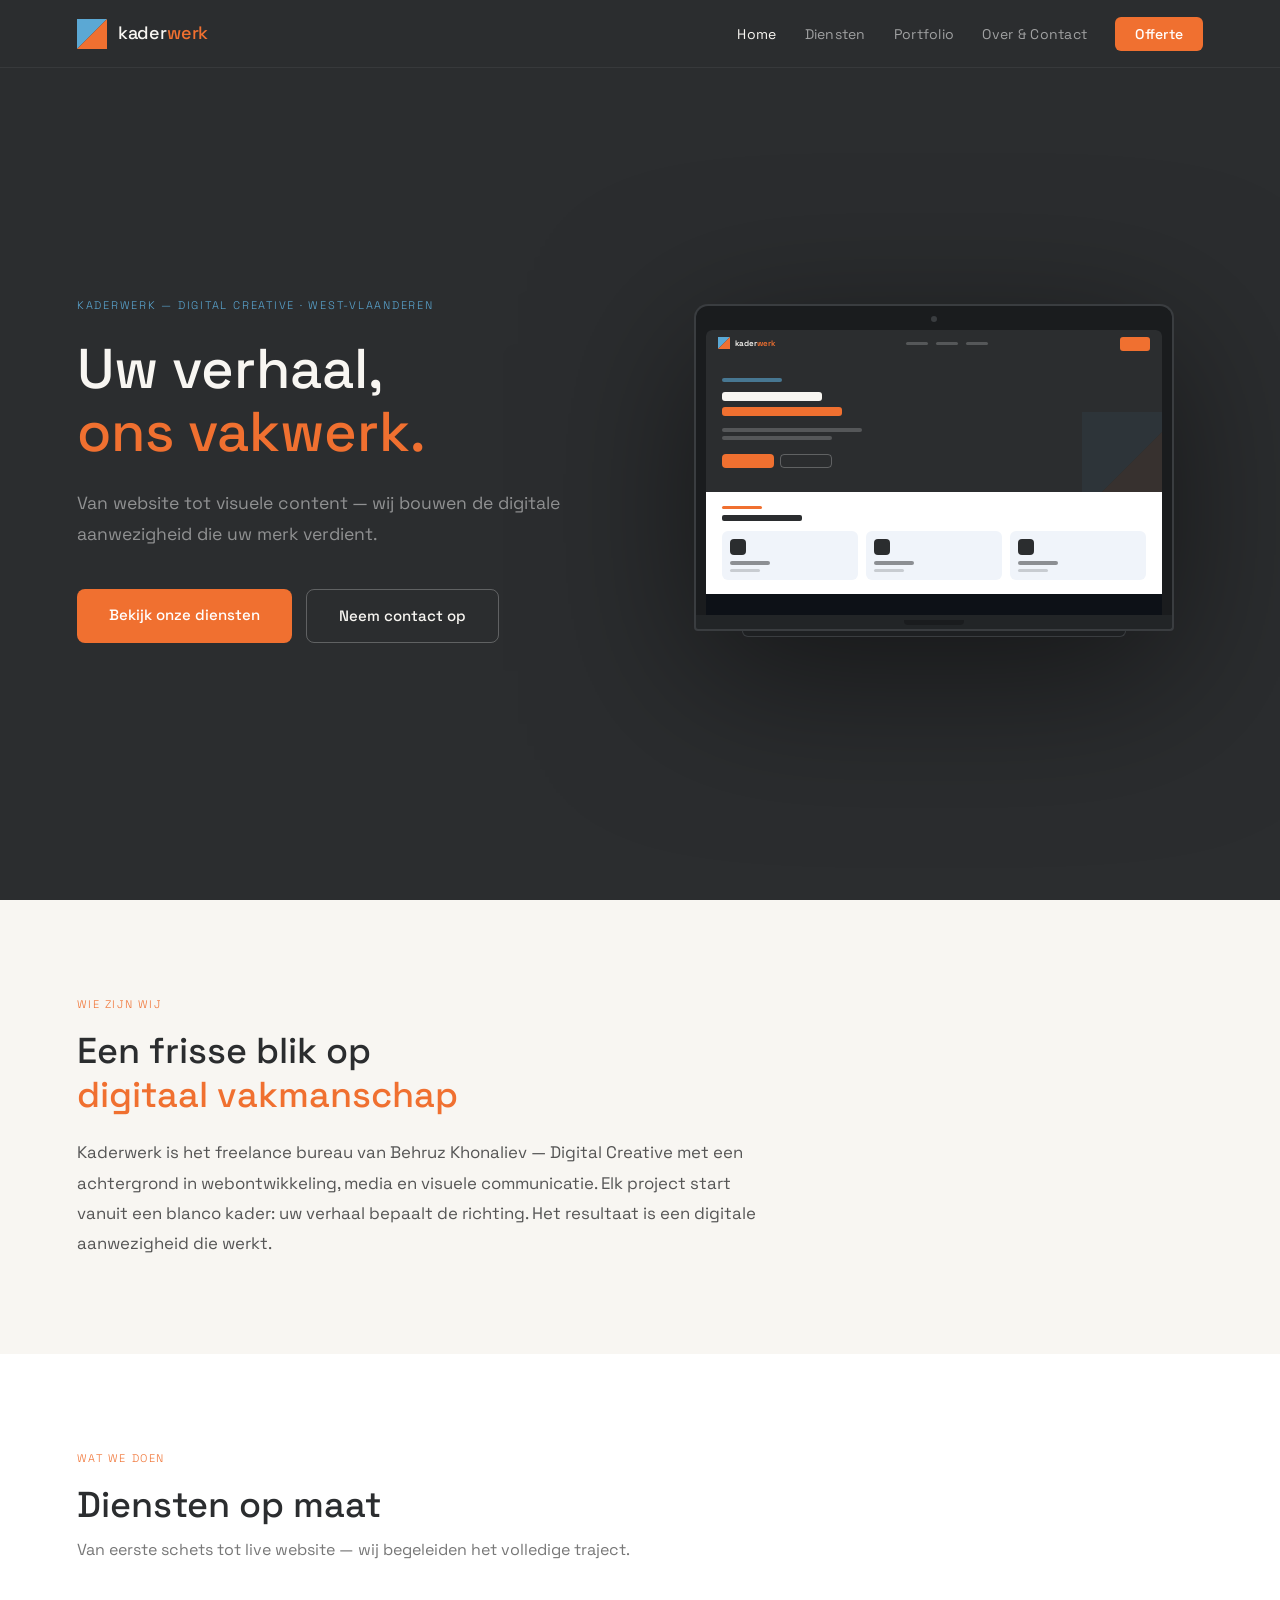
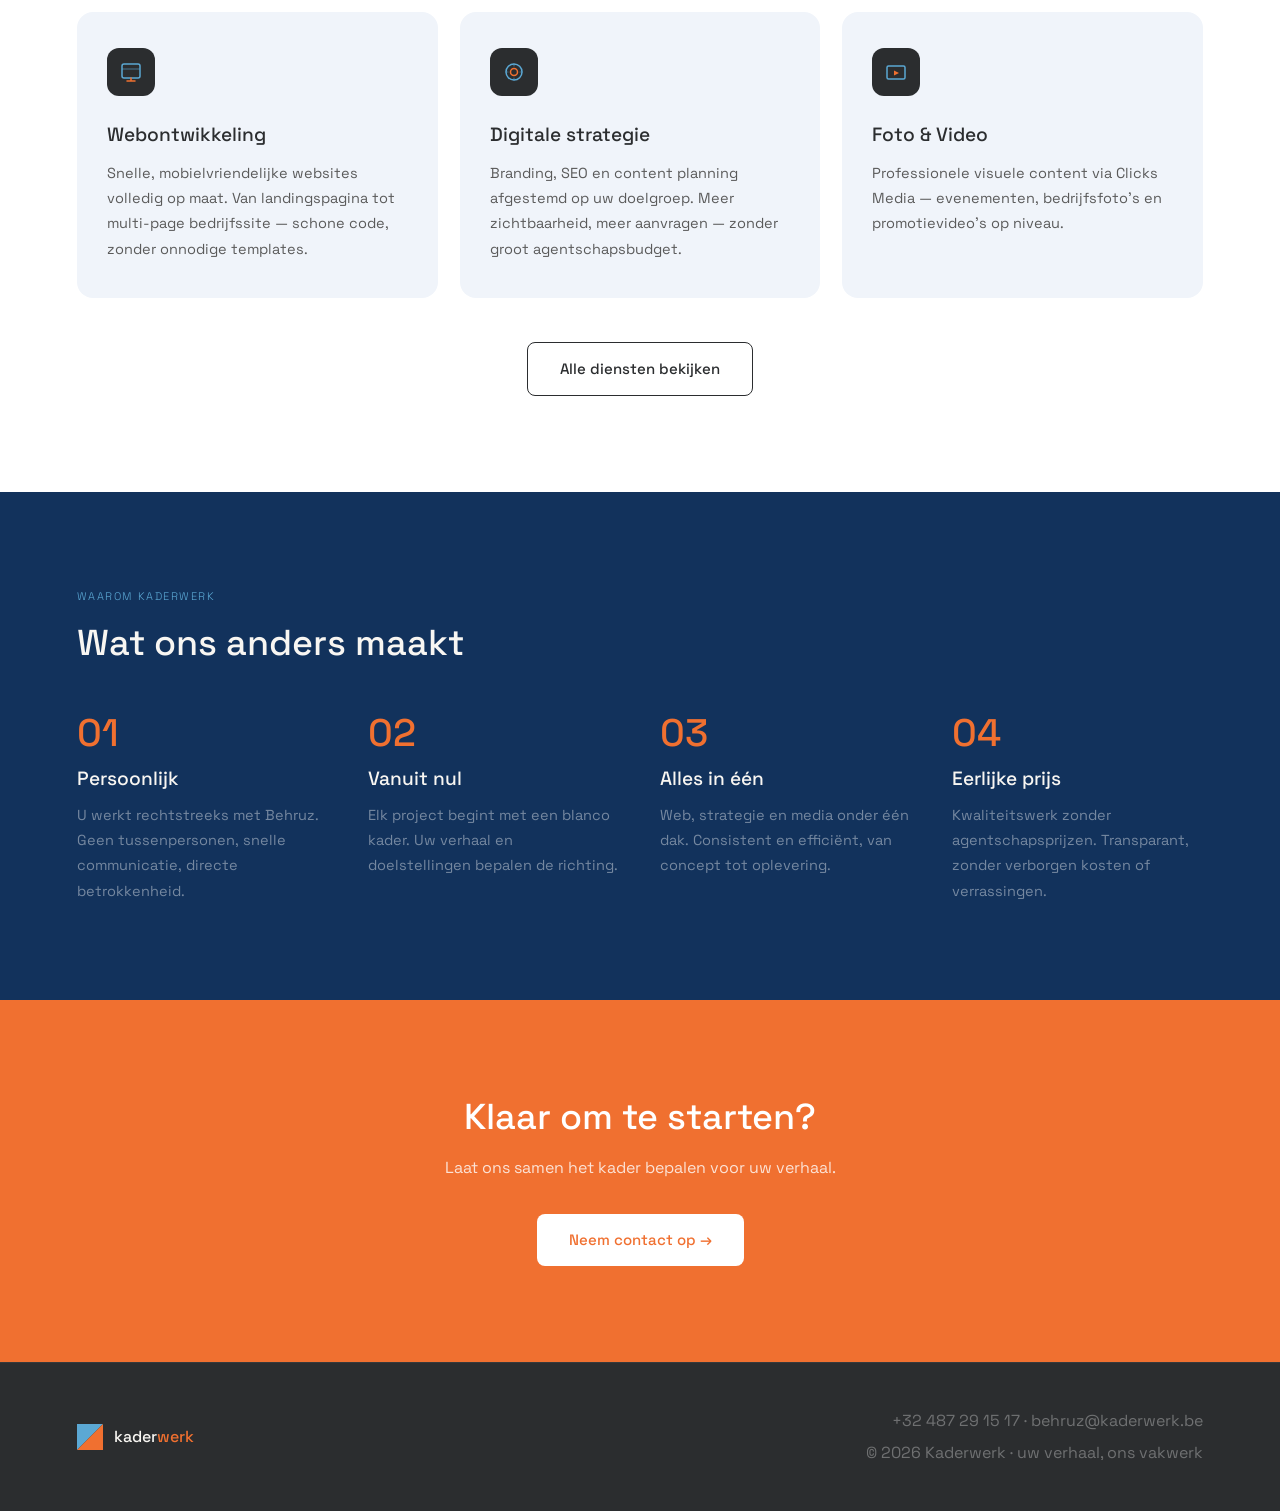
<file: index.html>
<!DOCTYPE html>
<html lang="nl">
<head>
  <meta charset="UTF-8">
  <meta name="viewport" content="width=device-width, initial-scale=1.0">
  <title>Kaderwerk — Digital Creative | Webdesign & Strategie West-Vlaanderen</title>
  <meta name="description" content="Kaderwerk — uw verhaal, ons vakwerk. Webontwikkeling, digitale strategie en visuele content op maat voor KMO's in West-Vlaanderen.">
  <link rel="canonical" href="https://kaderwerk.be/">

  <!-- Open Graph -->
  <meta property="og:type"        content="website">
  <meta property="og:site_name"   content="Kaderwerk">
  <meta property="og:locale"      content="nl_BE">
  <meta property="og:url"         content="https://kaderwerk.be/">
  <meta property="og:title"       content="Kaderwerk — Digital Creative | Webdesign & Strategie West-Vlaanderen">
  <meta property="og:description" content="Webontwikkeling, digitale strategie en visuele content op maat voor KMO's in West-Vlaanderen. Uw verhaal, ons vakwerk.">
  <meta property="og:image"       content="https://kaderwerk.be/img/og-image.jpg">
  <meta property="og:image:width"  content="1200">
  <meta property="og:image:height" content="630">

  <!-- Twitter Card -->
  <meta name="twitter:card"        content="summary_large_image">
  <meta name="twitter:title"       content="Kaderwerk — Digital Creative | Webdesign & Strategie West-Vlaanderen">
  <meta name="twitter:description" content="Webontwikkeling, digitale strategie en visuele content op maat voor KMO's in West-Vlaanderen.">
  <meta name="twitter:image"       content="https://kaderwerk.be/img/og-image.jpg">

  <!-- Favicon -->
  <link rel="icon" href="img/favicon.svg" type="image/svg+xml">

  <link rel="stylesheet" href="style.css">
  <style>
    /* ── Hero ───────────────────────────────────────────── */
    .hero {
      min-height: 100vh;
      background: var(--anthracite);
      display: grid;
      grid-template-columns: 1fr 1fr;
      align-items: center;
      padding: 120px 6% 80px;
      gap: 48px;
      position: relative;
      overflow: hidden;
    }
    .hero-content { position: relative; z-index: 1; }
    .hero-sublabel {
      display: block;
      font-size: 11px;
      font-weight: 300;
      letter-spacing: .16em;
      text-transform: uppercase;
      color: var(--ice);
      margin-bottom: 24px;
    }
    .hero h1 { color: var(--warm); margin-bottom: 24px; }
    .hero h1 span { color: var(--orange); }
    .hero-sub { color: rgba(255,255,255,.48); font-size: 1.1rem; margin-bottom: 40px; }
    .hero-btns { display: flex; gap: 14px; flex-wrap: wrap; }

    /* ── Laptop mockup ──────────────────────────────────── */
    .hero-visual {
      display: flex;
      align-items: center;
      justify-content: center;
      position: relative;
      z-index: 1;
    }
    .laptop {
      width: 100%;
      max-width: 480px;
      filter: drop-shadow(0 40px 80px rgba(0,0,0,.5));
    }
    .laptop-screen-wrap {
      background: #1a1c1e;
      border-radius: 14px 14px 0 0;
      padding: 10px 10px 0;
      border: 2px solid #3a3d40;
      border-bottom: none;
      position: relative;
    }
    .laptop-camera {
      width: 6px; height: 6px;
      background: #3a3d40;
      border-radius: 50%;
      margin: 0 auto 8px;
    }
    .laptop-screen {
      background: #0d1117;
      border-radius: 6px 6px 0 0;
      overflow: hidden;
      aspect-ratio: 16/10;
    }

    /* mini website inside screen */
    .mock-nav {
      background: #2B2D2F;
      padding: 7px 12px;
      display: flex;
      align-items: center;
      justify-content: space-between;
    }
    .mock-logo-row { display: flex; align-items: center; gap: 5px; }
    .mock-logo-icon { width: 12px; height: 12px; }
    .mock-logo-text { font-size: 8px; font-weight: 600; color: #F8F6F2; letter-spacing: .01em; }
    .mock-logo-text span { color: #F07030; }
    .mock-nav-links { display: flex; gap: 8px; }
    .mock-nav-links span { width: 22px; height: 3px; background: rgba(255,255,255,.2); border-radius: 2px; }
    .mock-nav-cta { width: 30px; height: 14px; background: #F07030; border-radius: 3px; }

    .mock-hero {
      background: #2B2D2F;
      padding: 20px 16px 24px;
      position: relative;
      overflow: hidden;
    }
    .mock-hero-deco {
      position: absolute;
      right: -20px; bottom: -20px;
      opacity: .06;
    }
    .mock-tag { width: 60px; height: 4px; background: #5BA8D4; border-radius: 2px; margin-bottom: 10px; opacity: .6; }
    .mock-h1a { width: 100px; height: 9px; background: #F8F6F2; border-radius: 3px; margin-bottom: 6px; }
    .mock-h1b { width: 120px; height: 9px; background: #F07030; border-radius: 3px; margin-bottom: 12px; }
    .mock-p { width: 140px; height: 4px; background: rgba(255,255,255,.2); border-radius: 2px; margin-bottom: 4px; }
    .mock-p2 { width: 110px; height: 4px; background: rgba(255,255,255,.2); border-radius: 2px; margin-bottom: 14px; }
    .mock-btns { display: flex; gap: 6px; }
    .mock-btn-primary { width: 52px; height: 14px; background: #F07030; border-radius: 4px; }
    .mock-btn-outline { width: 52px; height: 14px; border: 1px solid rgba(255,255,255,.25); border-radius: 4px; }

    .mock-cards-section { background: #ffffff; padding: 14px 16px; }
    .mock-section-tag { width: 40px; height: 3px; background: #F07030; border-radius: 2px; margin-bottom: 6px; }
    .mock-section-h { width: 80px; height: 6px; background: #2B2D2F; border-radius: 2px; margin-bottom: 10px; }
    .mock-cards-row { display: flex; gap: 8px; }
    .mock-card-mini {
      flex: 1;
      background: #F0F4FA;
      border-radius: 6px;
      padding: 8px;
    }
    .mock-card-icon { width: 16px; height: 16px; background: #2B2D2F; border-radius: 4px; margin-bottom: 6px; }
    .mock-card-line { width: 40px; height: 4px; background: #2B2D2F; border-radius: 2px; margin-bottom: 4px; opacity: .5; }
    .mock-card-line2 { width: 30px; height: 3px; background: #2B2D2F; border-radius: 2px; opacity: .2; }

    .laptop-base-wrap {
      background: #222527;
      border-radius: 0 0 4px 4px;
      height: 16px;
      border: 2px solid #3a3d40;
      border-top: none;
      display: flex;
      align-items: flex-end;
      justify-content: center;
      padding-bottom: 4px;
    }
    .laptop-notch {
      width: 60px; height: 5px;
      background: #1a1c1e;
      border-radius: 0 0 4px 4px;
    }
    .laptop-foot {
      background: #1e2022;
      height: 6px;
      border-radius: 0 0 8px 8px;
      margin: 0 10%;
      border: 1px solid #3a3d40;
      border-top: none;
    }

    @media (max-width: 900px) {
      .hero { grid-template-columns: 1fr; }
      .hero-visual { display: none; }
    }

    /* ── Intro ──────────────────────────────────────────── */
    .intro { background: var(--warm); }
    .intro-inner { max-width: 700px; }
    .intro h2 { margin-bottom: 20px; }
    .intro h2 em { color: var(--orange); font-style: normal; }
    .intro p { color: #555; font-size: 1.05rem; line-height: 1.8; }

    /* ── Services teaser ────────────────────────────────── */
    .services-teaser { background: var(--white); }
    .services-teaser .section-head { margin-bottom: 4px; }
    .services-teaser > p { color: #777; margin-top: 8px; }
    .services-teaser .cards-cta { margin-top: 44px; text-align: center; }

    /* ── Why ────────────────────────────────────────────── */
    .why { background: var(--marine); }
    .why h2 { color: var(--warm); margin-bottom: 48px; }
    .why-grid {
      display: grid;
      grid-template-columns: repeat(auto-fit, minmax(210px, 1fr));
      gap: 40px;
    }
    .why-num { font-size: 2.4rem; font-weight: 500; color: var(--orange); margin-bottom: 12px; line-height: 1; }
    .why-item h3 { color: var(--warm); margin-bottom: 8px; }
    .why-item p  { color: rgba(255,255,255,.42); font-size: 14.5px; }

    /* ── CTA strip ──────────────────────────────────────── */
    .cta-strip { background: var(--orange); text-align: center; }
    .cta-strip h2 { color: var(--white); margin-bottom: 14px; }
    .cta-strip p  { color: rgba(255,255,255,.8); margin-bottom: 32px; }
  </style>
</head>
<body>

<!-- ═══ NAV ═══════════════════════════════════════════════ -->
<nav>
  <a href="index.html" class="nav-logo">
    <svg class="logo-icon" width="30" height="30" viewBox="0 0 30 30" fill="none">
      <polygon points="0,0 30,0 0,30" fill="#5BA8D4"/>
      <polygon points="30,0 30,30 0,30" fill="#F07030"/>
    </svg>
    <span class="nav-wordmark">kader<span>werk</span></span>
  </a>
  <ul class="nav-links" id="nav-links">
    <li><a href="index.html" class="active">Home</a></li>
    <li><a href="diensten.html">Diensten</a></li>
    <li><a href="portfolio.html">Portfolio</a></li>
    <li><a href="over-contact.html">Over & Contact</a></li>
    <li><a href="over-contact.html#contact" class="nav-cta">Offerte</a></li>
  </ul>
  <button class="nav-toggle" id="nav-toggle" aria-label="Menu">
    <span></span><span></span><span></span>
  </button>
</nav>

<!-- ═══ HERO ═══════════════════════════════════════════════ -->
<section class="hero">
  <div class="hero-content">
    <span class="hero-sublabel reveal" style="transition-delay:.1s">Kaderwerk — Digital Creative · West-Vlaanderen</span>
    <h1>Uw verhaal,<br><span>ons vakwerk.</span></h1>
    <p class="hero-sub">Van website tot visuele content — wij bouwen de digitale aanwezigheid die uw merk verdient.</p>
    <div class="hero-btns">
      <a href="diensten.html" class="btn btn-primary">Bekijk onze diensten</a>
      <a href="over-contact.html#contact" class="btn btn-secondary">Neem contact op</a>
    </div>
  </div>

  <!-- Laptop mockup -->
  <div class="hero-visual reveal-right">
    <div class="laptop">
      <div class="laptop-screen-wrap">
        <div class="laptop-camera"></div>
        <div class="laptop-screen">

          <!-- mock nav -->
          <div class="mock-nav">
            <div class="mock-logo-row">
              <svg class="mock-logo-icon" viewBox="0 0 12 12" fill="none">
                <polygon points="0,0 12,0 0,12" fill="#5BA8D4"/>
                <polygon points="12,0 12,12 0,12" fill="#F07030"/>
              </svg>
              <span class="mock-logo-text">kader<span>werk</span></span>
            </div>
            <div class="mock-nav-links">
              <span></span><span></span><span></span>
            </div>
            <div class="mock-nav-cta"></div>
          </div>

          <!-- mock hero -->
          <div class="mock-hero">
            <svg class="mock-hero-deco" width="100" height="100" viewBox="0 0 100 100">
              <polygon points="0,0 100,0 0,100" fill="#5BA8D4"/>
              <polygon points="100,0 100,100 0,100" fill="#F07030"/>
            </svg>
            <div class="mock-tag"></div>
            <div class="mock-h1a"></div>
            <div class="mock-h1b"></div>
            <div class="mock-p"></div>
            <div class="mock-p2"></div>
            <div class="mock-btns">
              <div class="mock-btn-primary"></div>
              <div class="mock-btn-outline"></div>
            </div>
          </div>

          <!-- mock cards -->
          <div class="mock-cards-section">
            <div class="mock-section-tag"></div>
            <div class="mock-section-h"></div>
            <div class="mock-cards-row">
              <div class="mock-card-mini">
                <div class="mock-card-icon"></div>
                <div class="mock-card-line"></div>
                <div class="mock-card-line2"></div>
              </div>
              <div class="mock-card-mini">
                <div class="mock-card-icon"></div>
                <div class="mock-card-line"></div>
                <div class="mock-card-line2"></div>
              </div>
              <div class="mock-card-mini">
                <div class="mock-card-icon"></div>
                <div class="mock-card-line"></div>
                <div class="mock-card-line2"></div>
              </div>
            </div>
          </div>

        </div>
      </div>
      <div class="laptop-base-wrap">
        <div class="laptop-notch"></div>
      </div>
      <div class="laptop-foot"></div>
    </div>
  </div>
</section>

<!-- ═══ INTRO ══════════════════════════════════════════════ -->
<section class="intro">
  <div class="intro-inner reveal-left">
    <span class="label">Wie zijn wij</span>
    <h2>Een frisse blik op<br><em>digitaal vakmanschap</em></h2>
    <p>Kaderwerk is het freelance bureau van Behruz Khonaliev — Digital Creative met een achtergrond in webontwikkeling, media en visuele communicatie. Elk project start vanuit een blanco kader: uw verhaal bepaalt de richting. Het resultaat is een digitale aanwezigheid die werkt.</p>
  </div>
</section>

<!-- ═══ SERVICES TEASER ════════════════════════════════════ -->
<section class="services-teaser">
  <span class="label">Wat we doen</span>
  <h2 class="section-head">Diensten op maat</h2>
  <p>Van eerste schets tot live website — wij begeleiden het volledige traject.</p>

  <div class="cards stagger">
    <!-- Web -->
    <div class="card reveal">
      <div class="card-icon">
        <svg width="22" height="22" viewBox="0 0 22 22" fill="none">
          <rect x="2" y="3" width="18" height="14" rx="2" stroke="#5BA8D4" stroke-width="1.5"/>
          <path d="M7 20h8M11 17v3" stroke="#F07030" stroke-width="1.5" stroke-linecap="round"/>
          <path d="M2 8h18" stroke="#5BA8D4" stroke-width="1.2" opacity=".5"/>
        </svg>
      </div>
      <h3>Webontwikkeling</h3>
      <p>Snelle, mobielvriendelijke websites volledig op maat. Van landingspagina tot multi-page bedrijfssite — schone code, zonder onnodige templates.</p>
    </div>

    <!-- Strategy -->
    <div class="card reveal">
      <div class="card-icon">
        <svg width="22" height="22" viewBox="0 0 22 22" fill="none">
          <circle cx="11" cy="11" r="8" stroke="#5BA8D4" stroke-width="1.5"/>
          <circle cx="11" cy="11" r="3.5" stroke="#F07030" stroke-width="1.5"/>
          <path d="M11 3v2M11 17v2M3 11h2M17 11h2" stroke="#5BA8D4" stroke-width="1.2" stroke-linecap="round" opacity=".5"/>
        </svg>
      </div>
      <h3>Digitale strategie</h3>
      <p>Branding, SEO en content planning afgestemd op uw doelgroep. Meer zichtbaarheid, meer aanvragen — zonder groot agentschapsbudget.</p>
    </div>

    <!-- Media -->
    <div class="card reveal">
      <div class="card-icon">
        <svg width="22" height="22" viewBox="0 0 22 22" fill="none">
          <rect x="2" y="5" width="18" height="13" rx="1.5" stroke="#5BA8D4" stroke-width="1.5"/>
          <path d="M9 9.5l5 2.5-5 2.5V9.5z" fill="#F07030"/>
        </svg>
      </div>
      <h3>Foto & Video</h3>
      <p>Professionele visuele content via Clicks Media — evenementen, bedrijfsfoto's en promotievideo's op niveau.</p>
    </div>
  </div>

  <div class="cards-cta">
    <a href="diensten.html" class="btn btn-outline">Alle diensten bekijken</a>
  </div>
</section>

<!-- ═══ WHY KADERWERK ══════════════════════════════════════ -->
<section class="why">
  <span class="label label-ice">Waarom Kaderwerk</span>
  <h2>Wat ons anders maakt</h2>
  <div class="why-grid stagger">
    <div class="why-item reveal">
      <div class="why-num">01</div>
      <h3>Persoonlijk</h3>
      <p>U werkt rechtstreeks met Behruz. Geen tussenpersonen, snelle communicatie, directe betrokkenheid.</p>
    </div>
    <div class="why-item reveal">
      <div class="why-num">02</div>
      <h3>Vanuit nul</h3>
      <p>Elk project begint met een blanco kader. Uw verhaal en doelstellingen bepalen de richting.</p>
    </div>
    <div class="why-item reveal">
      <div class="why-num">03</div>
      <h3>Alles in één</h3>
      <p>Web, strategie en media onder één dak. Consistent en efficiënt, van concept tot oplevering.</p>
    </div>
    <div class="why-item reveal">
      <div class="why-num">04</div>
      <h3>Eerlijke prijs</h3>
      <p>Kwaliteitswerk zonder agentschapsprijzen. Transparant, zonder verborgen kosten of verrassingen.</p>
    </div>
  </div>
</section>

<!-- ═══ CTA STRIP ══════════════════════════════════════════ -->
<section class="cta-strip">
  <h2>Klaar om te starten?</h2>
  <p>Laat ons samen het kader bepalen voor uw verhaal.</p>
  <a href="over-contact.html#contact" class="btn btn-white">Neem contact op →</a>
</section>

<!-- ═══ FOOTER ════════════════════════════════════════════ -->
<footer>
  <a href="index.html" class="footer-logo">
    <svg width="26" height="26" viewBox="0 0 26 26" fill="none">
      <polygon points="0,0 26,0 0,26" fill="#5BA8D4"/>
      <polygon points="26,0 26,26 0,26" fill="#F07030"/>
    </svg>
    <span class="footer-wordmark">kader<span>werk</span></span>
  </a>
  <div class="footer-right">
    <p>+32 487 29 15 17 · behruz@kaderwerk.be</p>
    <p style="margin-top:4px">© 2026 Kaderwerk · uw verhaal, ons vakwerk</p>
  </div>
</footer>

<script>
  const toggle = document.getElementById('nav-toggle');
  const links  = document.getElementById('nav-links');
  toggle.addEventListener('click', () => links.classList.toggle('open'));
</script>
<script src="scroll.js"></script>
</body>
</html>
</file>
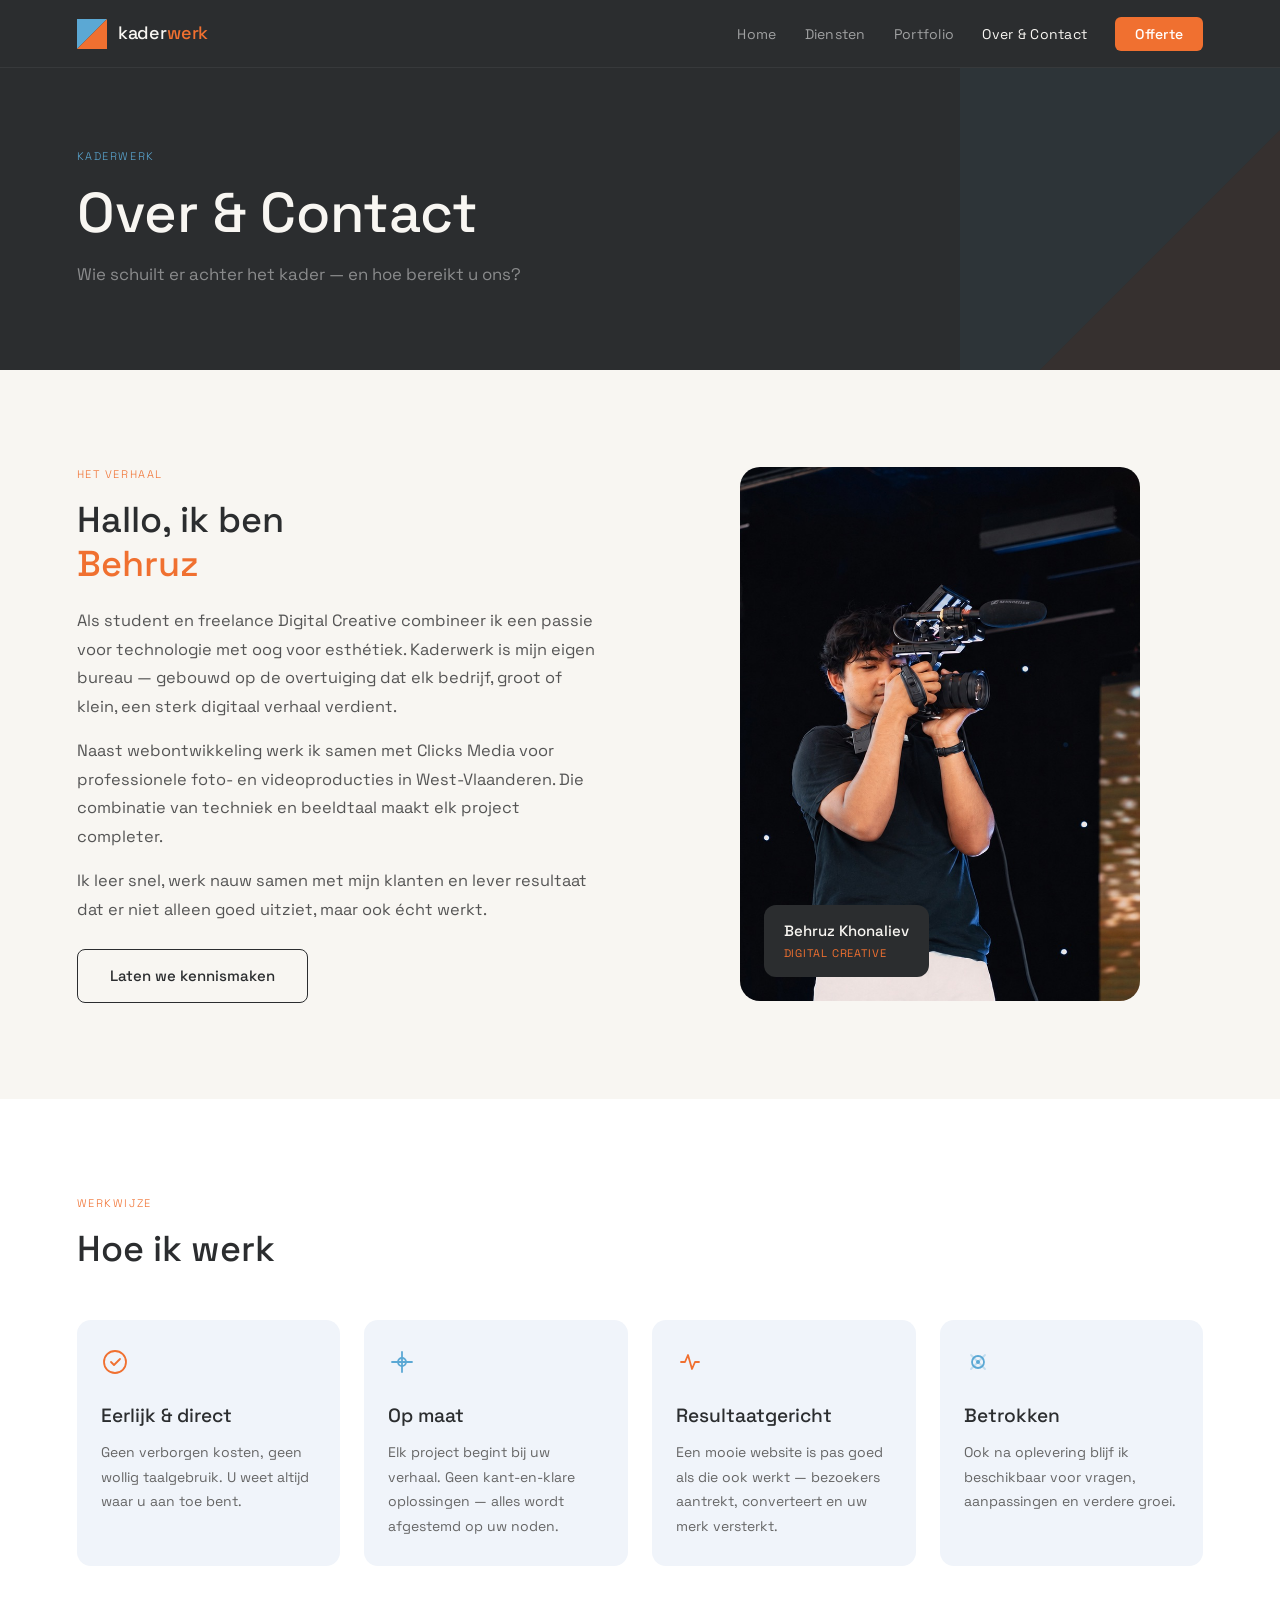
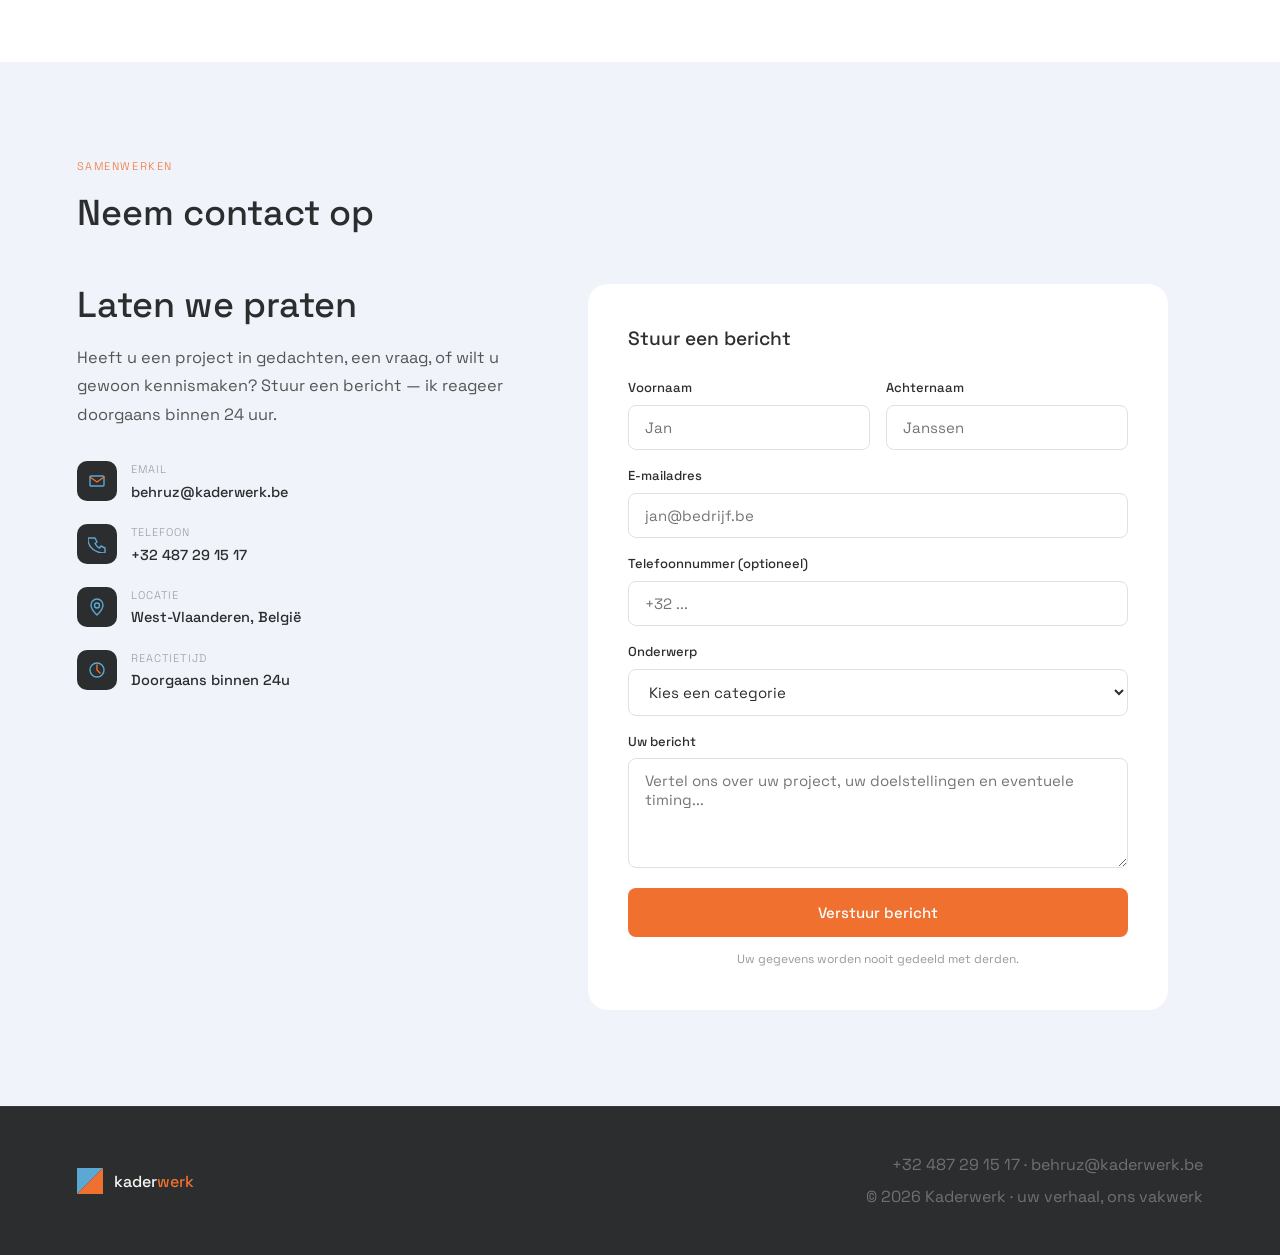
<file: over-contact.html>
<!DOCTYPE html>
<html lang="nl">
<head>
  <meta charset="UTF-8">
  <meta name="viewport" content="width=device-width, initial-scale=1.0">
  <title>Over & Contact — Behruz Khonaliev | Kaderwerk Digital Creative</title>
  <meta name="description" content="Meer weten over Kaderwerk of een project bespreken? Neem contact op met Behruz Khonaliev — Digital Creative gespecialiseerd in webdesign en strategie in West-Vlaanderen.">
  <link rel="canonical" href="https://kaderwerk.be/over-contact.html">

  <!-- Open Graph -->
  <meta property="og:type"        content="website">
  <meta property="og:site_name"   content="Kaderwerk">
  <meta property="og:locale"      content="nl_BE">
  <meta property="og:url"         content="https://kaderwerk.be/over-contact.html">
  <meta property="og:title"       content="Over & Contact — Behruz Khonaliev | Kaderwerk Digital Creative">
  <meta property="og:description" content="Neem contact op met Behruz Khonaliev van Kaderwerk voor webdesign, digitale strategie of foto & video in West-Vlaanderen.">
  <meta property="og:image"       content="https://kaderwerk.be/img/og-image.jpg">
  <meta property="og:image:width"  content="1200">
  <meta property="og:image:height" content="630">

  <!-- Twitter Card -->
  <meta name="twitter:card"        content="summary_large_image">
  <meta name="twitter:title"       content="Over & Contact — Behruz Khonaliev | Kaderwerk Digital Creative">
  <meta name="twitter:description" content="Neem contact op met Behruz Khonaliev van Kaderwerk voor webdesign, digitale strategie of foto & video in West-Vlaanderen.">
  <meta name="twitter:image"       content="https://kaderwerk.be/img/og-image.jpg">

  <!-- Favicon -->
  <link rel="icon" href="img/favicon.svg" type="image/svg+xml">

  <link rel="stylesheet" href="style.css">
  <style>
    /* ── About ─────────────────────────────────────────── */
    .about { background: var(--warm); }
    .about-grid {
      display: grid;
      grid-template-columns: 1fr 1fr;
      gap: 72px;
      align-items: center;
    }
    .about-text h2 { margin-bottom: 20px; }
    .about-text h2 em { font-style: normal; color: var(--orange); }
    .about-text p {
      color: #555;
      font-size: 1.02rem;
      margin-bottom: 16px;
    }

    .about-visual {
      display: flex;
      align-items: center;
      justify-content: center;
    }
    .about-photo-wrap {
      position: relative;
      width: 100%;
      max-width: 400px;
    }
    .about-photo {
      width: 100%;
      aspect-ratio: 3/4;
      object-fit: cover;
      object-position: center top;
      border-radius: 20px;
      display: block;
    }
    .about-photo-badge {
      position: absolute;
      bottom: 24px;
      left: 24px;
      background: var(--anthracite);
      border-radius: 12px;
      padding: 14px 20px;
    }
    .about-photo-badge-name {
      font-size: 15px;
      font-weight: 500;
      color: var(--warm);
    }
    .about-photo-badge-title {
      font-size: 11px;
      color: var(--orange);
      letter-spacing: .08em;
      text-transform: uppercase;
      margin-top: 2px;
    }
    .about-photo-deco {
      position: absolute;
      top: -10px;
      right: -10px;
      width: 80px;
      height: 80px;
      border-radius: 16px;
      background: var(--orange);
      opacity: .15;
      z-index: -1;
    }

    /* ── Values ─────────────────────────────────────────── */
    .values { background: var(--white); }
    .values h2 { margin-bottom: 48px; }
    .values-grid {
      display: grid;
      grid-template-columns: repeat(auto-fit, minmax(200px, 1fr));
      gap: 24px;
    }
    .value-item {
      background: var(--light);
      border-radius: 14px;
      padding: 28px 24px;
    }
    .value-icon {
      font-size: 24px;
      margin-bottom: 14px;
    }
    .value-item h3 { margin-bottom: 8px; }
    .value-item p { font-size: 14px; color: #666; }

    /* ── Contact ─────────────────────────────────────────── */
    .contact-section { background: var(--light); }
    .contact-grid {
      display: grid;
      grid-template-columns: 1fr 1.4fr;
      gap: 72px;
      align-items: start;
    }
    .contact-info h2 { margin-bottom: 16px; }
    .contact-info > p { color: #555; margin-bottom: 32px; font-size: 1.02rem; }

    .contact-detail {
      display: flex;
      flex-direction: column;
      gap: 20px;
    }
    .contact-item { display: flex; align-items: flex-start; gap: 14px; }
    .contact-item-icon {
      width: 40px;
      height: 40px;
      background: var(--anthracite);
      border-radius: 10px;
      display: flex;
      align-items: center;
      justify-content: center;
      flex-shrink: 0;
    }
    .contact-item-text { font-size: 14.5px; }
    .contact-item-label { font-size: 11px; font-weight: 300; letter-spacing: .1em; text-transform: uppercase; color: #999; margin-bottom: 2px; }
    .contact-item-val   { color: var(--anthracite); font-weight: 500; }
    .contact-item-val a { color: var(--anthracite); transition: color .2s; }
    .contact-item-val a:hover { color: var(--orange); }

    /* ── Form ────────────────────────────────────────────── */
    .contact-form { background: var(--white); border-radius: 20px; padding: 40px; }
    .contact-form h3 { margin-bottom: 24px; }

    .form-row { display: grid; grid-template-columns: 1fr 1fr; gap: 16px; }
    .form-group { display: flex; flex-direction: column; gap: 6px; margin-bottom: 16px; }
    .form-group label { font-size: 13px; font-weight: 500; }
    .form-group input,
    .form-group textarea,
    .form-group select {
      font-family: inherit;
      font-size: 15px;
      color: var(--anthracite);
      background: var(--white);
      border: 1.5px solid #dce2ea;
      border-radius: 8px;
      padding: 12px 16px;
      outline: none;
      transition: border-color .2s;
      width: 100%;
    }
    .form-group input:focus,
    .form-group textarea:focus,
    .form-group select:focus { border-color: var(--ice); }
    .form-group textarea { resize: vertical; min-height: 110px; }

    .form-submit { width: 100%; justify-content: center; padding: 15px; margin-top: 4px; }

    .form-note { font-size: 12px; color: #999; text-align: center; margin-top: 12px; }

    /* ── Success message ─────────────────────────────────── */
    .form-success {
      display: none;
      background: rgba(91,168,212,.1);
      border: 1.5px solid var(--ice);
      border-radius: 12px;
      padding: 24px;
      text-align: center;
      margin-top: 16px;
    }
    .form-success p { color: var(--marine); font-weight: 500; }

    @media (max-width: 900px) {
      .about-grid { grid-template-columns: 1fr; gap: 40px; }
      .contact-grid { grid-template-columns: 1fr; gap: 40px; }
      .form-row { grid-template-columns: 1fr; }
    }
  </style>
</head>
<body>

<!-- ═══ NAV ═══════════════════════════════════════════════ -->
<nav>
  <a href="index.html" class="nav-logo">
    <svg width="30" height="30" viewBox="0 0 30 30" fill="none">
      <polygon points="0,0 30,0 0,30" fill="#5BA8D4"/>
      <polygon points="30,0 30,30 0,30" fill="#F07030"/>
    </svg>
    <span class="nav-wordmark">kader<span>werk</span></span>
  </a>
  <ul class="nav-links" id="nav-links">
    <li><a href="index.html">Home</a></li>
    <li><a href="diensten.html">Diensten</a></li>
    <li><a href="portfolio.html">Portfolio</a></li>
    <li><a href="over-contact.html" class="active">Over & Contact</a></li>
    <li><a href="#contact" class="nav-cta">Offerte</a></li>
  </ul>
  <button class="nav-toggle" id="nav-toggle" aria-label="Menu">
    <span></span><span></span><span></span>
  </button>
</nav>

<!-- ═══ PAGE HEADER ════════════════════════════════════════ -->
<div class="page-header">
  <svg class="page-header-deco" width="400" height="400" viewBox="0 0 400 400">
    <polygon points="0,0 400,0 0,400" fill="#5BA8D4"/>
    <polygon points="400,0 400,400 0,400" fill="#F07030"/>
  </svg>
  <span class="label label-ice">Kaderwerk</span>
  <h1>Over & Contact</h1>
  <p>Wie schuilt er achter het kader — en hoe bereikt u ons?</p>
</div>

<!-- ═══ ABOUT ══════════════════════════════════════════════ -->
<section class="about">
  <div class="about-grid">
    <div class="about-text reveal-left">
      <span class="label">Het verhaal</span>
      <h2>Hallo, ik ben<br><em>Behruz</em></h2>
      <p>Als student en freelance Digital Creative combineer ik een passie voor technologie met oog voor esthétiek. Kaderwerk is mijn eigen bureau — gebouwd op de overtuiging dat elk bedrijf, groot of klein, een sterk digitaal verhaal verdient.</p>
      <p>Naast webontwikkeling werk ik samen met Clicks Media voor professionele foto- en videoproducties in West-Vlaanderen. Die combinatie van techniek en beeldtaal maakt elk project completer.</p>
      <p>Ik leer snel, werk nauw samen met mijn klanten en lever resultaat dat er niet alleen goed uitziet, maar ook écht werkt.</p>
      <a href="#contact" class="btn btn-outline" style="margin-top:8px">Laten we kennismaken</a>
    </div>
    <div class="about-visual reveal-right">
      <div class="about-photo-wrap">
        <div class="about-photo-deco"></div>
        <img class="about-photo" src="img/behruz.png" alt="Behruz Khonaliev — Digital Creative">
        <div class="about-photo-badge">
          <div class="about-photo-badge-name">Behruz Khonaliev</div>
          <div class="about-photo-badge-title">Digital Creative</div>
        </div>
      </div>
    </div>
  </div>
</section>

<!-- ═══ VALUES ═════════════════════════════════════════════ -->
<section class="values">
  <span class="label">Werkwijze</span>
  <h2>Hoe ik werk</h2>
  <div class="values-grid stagger">
    <div class="value-item reveal">
      <div class="value-icon">
        <svg width="28" height="28" viewBox="0 0 28 28" fill="none">
          <circle cx="14" cy="14" r="11" stroke="#F07030" stroke-width="1.8"/>
          <path d="M10 14l3 3 6-6" stroke="#F07030" stroke-width="1.8" stroke-linecap="round" stroke-linejoin="round"/>
        </svg>
      </div>
      <h3>Eerlijk & direct</h3>
      <p>Geen verborgen kosten, geen wollig taalgebruik. U weet altijd waar u aan toe bent.</p>
    </div>
    <div class="value-item reveal">
      <div class="value-icon">
        <svg width="28" height="28" viewBox="0 0 28 28" fill="none">
          <path d="M14 4v20M4 14h20" stroke="#5BA8D4" stroke-width="1.8" stroke-linecap="round"/>
          <circle cx="14" cy="14" r="4" stroke="#5BA8D4" stroke-width="1.8"/>
        </svg>
      </div>
      <h3>Op maat</h3>
      <p>Elk project begint bij uw verhaal. Geen kant-en-klare oplossingen — alles wordt afgestemd op uw noden.</p>
    </div>
    <div class="value-item reveal">
      <div class="value-icon">
        <svg width="28" height="28" viewBox="0 0 28 28" fill="none">
          <path d="M5 14h4l3-7 4 14 3-7h4" stroke="#F07030" stroke-width="1.8" stroke-linecap="round" stroke-linejoin="round"/>
        </svg>
      </div>
      <h3>Resultaatgericht</h3>
      <p>Een mooie website is pas goed als die ook werkt — bezoekers aantrekt, converteert en uw merk versterkt.</p>
    </div>
    <div class="value-item reveal">
      <div class="value-icon">
        <svg width="28" height="28" viewBox="0 0 28 28" fill="none">
          <path d="M7 7l14 14M21 7L7 21" stroke="#5BA8D4" stroke-width="1.8" stroke-linecap="round" opacity=".3"/>
          <circle cx="14" cy="14" r="6" stroke="#5BA8D4" stroke-width="1.8"/>
          <circle cx="14" cy="14" r="2" fill="#5BA8D4"/>
        </svg>
      </div>
      <h3>Betrokken</h3>
      <p>Ook na oplevering blijf ik beschikbaar voor vragen, aanpassingen en verdere groei.</p>
    </div>
  </div>
</section>

<!-- ═══ CONTACT ════════════════════════════════════════════ -->
<section class="contact-section" id="contact">
  <span class="label">Samenwerken</span>
  <h2 style="margin-bottom:48px">Neem contact op</h2>
  <div class="contact-grid">

    <!-- Left: info -->
    <div class="contact-info reveal-left">
      <h2>Laten we praten</h2>
      <p>Heeft u een project in gedachten, een vraag, of wilt u gewoon kennismaken? Stuur een bericht — ik reageer doorgaans binnen 24 uur.</p>

      <div class="contact-detail">
        <div class="contact-item">
          <div class="contact-item-icon">
            <svg width="18" height="18" viewBox="0 0 18 18" fill="none">
              <path d="M3 4h12a1 1 0 011 1v8a1 1 0 01-1 1H3a1 1 0 01-1-1V5a1 1 0 011-1z" stroke="#5BA8D4" stroke-width="1.4"/>
              <path d="M2 5l7 5 7-5" stroke="#F07030" stroke-width="1.4" stroke-linecap="round"/>
            </svg>
          </div>
          <div class="contact-item-text">
            <div class="contact-item-label">Email</div>
            <div class="contact-item-val"><a href="mailto:behruz@kaderwerk.be">behruz@kaderwerk.be</a></div>
          </div>
        </div>

        <div class="contact-item">
          <div class="contact-item-icon">
            <svg width="18" height="18" viewBox="0 0 18 18" fill="none">
              <path d="M3 3h4l2 4-2 1.5a10 10 0 004.5 4.5L13 11l4 2v4a1 1 0 01-1 1C6.4 18 0 11.6 0 4a1 1 0 011-1h2z" stroke="#5BA8D4" stroke-width="1.4" stroke-linejoin="round"/>
            </svg>
          </div>
          <div class="contact-item-text">
            <div class="contact-item-label">Telefoon</div>
            <div class="contact-item-val"><a href="tel:+32487291517">+32 487 29 15 17</a></div>
          </div>
        </div>

        <div class="contact-item">
          <div class="contact-item-icon">
            <svg width="18" height="18" viewBox="0 0 18 18" fill="none">
              <circle cx="9" cy="7.5" r="2.5" stroke="#5BA8D4" stroke-width="1.4"/>
              <path d="M9 1C5.69 1 3 3.69 3 7c0 4.5 6 10 6 10s6-5.5 6-10c0-3.31-2.69-6-6-6z" stroke="#5BA8D4" stroke-width="1.4"/>
            </svg>
          </div>
          <div class="contact-item-text">
            <div class="contact-item-label">Locatie</div>
            <div class="contact-item-val">West-Vlaanderen, België</div>
          </div>
        </div>

        <div class="contact-item">
          <div class="contact-item-icon">
            <svg width="18" height="18" viewBox="0 0 18 18" fill="none">
              <circle cx="9" cy="9" r="7" stroke="#5BA8D4" stroke-width="1.4"/>
              <path d="M9 4v5l3 3" stroke="#F07030" stroke-width="1.4" stroke-linecap="round"/>
            </svg>
          </div>
          <div class="contact-item-text">
            <div class="contact-item-label">Reactietijd</div>
            <div class="contact-item-val">Doorgaans binnen 24u</div>
          </div>
        </div>
      </div>
    </div>

    <!-- Right: form -->
    <div class="contact-form reveal-right" id="contact-form-wrap">
      <h3>Stuur een bericht</h3>
      <form id="contact-form" onsubmit="handleSubmit(event)">
        <div class="form-row">
          <div class="form-group">
            <label for="fname">Voornaam</label>
            <input type="text" id="fname" name="fname" placeholder="Jan" required>
          </div>
          <div class="form-group">
            <label for="lname">Achternaam</label>
            <input type="text" id="lname" name="lname" placeholder="Janssen" required>
          </div>
        </div>

        <div class="form-group">
          <label for="email">E-mailadres</label>
          <input type="email" id="email" name="email" placeholder="jan@bedrijf.be" required>
        </div>

        <div class="form-group">
          <label for="phone">Telefoonnummer (optioneel)</label>
          <input type="tel" id="phone" name="phone" placeholder="+32 ...">
        </div>

        <div class="form-group">
          <label for="subject">Onderwerp</label>
          <select id="subject" name="subject">
            <option value="" disabled selected>Kies een categorie</option>
            <option value="website">Nieuwe website</option>
            <option value="strategie">Digitale strategie</option>
            <option value="foto-video">Foto & Video</option>
            <option value="offerte">Offerte aanvragen</option>
            <option value="overig">Overige vraag</option>
          </select>
        </div>

        <div class="form-group">
          <label for="message">Uw bericht</label>
          <textarea id="message" name="message" placeholder="Vertel ons over uw project, uw doelstellingen en eventuele timing..." required></textarea>
        </div>

        <div id="form-error" style="display:none;background:rgba(200,40,40,.08);border:1px solid rgba(200,40,40,.25);border-radius:10px;padding:12px 16px;font-size:14px;color:#c02828;margin-bottom:16px;line-height:1.5;"></div>
        <button type="submit" class="btn btn-primary form-submit">Verstuur bericht</button>
        <p class="form-note">Uw gegevens worden nooit gedeeld met derden.</p>
      </form>

      <div class="form-success" id="form-success">
        <svg width="40" height="40" viewBox="0 0 40 40" fill="none" style="margin:0 auto 12px">
          <circle cx="20" cy="20" r="18" stroke="#5BA8D4" stroke-width="2"/>
          <path d="M13 20l5 5 10-10" stroke="#5BA8D4" stroke-width="2.5" stroke-linecap="round" stroke-linejoin="round"/>
        </svg>
        <p>Bedankt voor uw bericht! Ik neem zo snel mogelijk contact op.</p>
      </div>
    </div>

  </div>
</section>

<!-- ═══ FOOTER ════════════════════════════════════════════ -->
<footer>
  <a href="index.html" class="footer-logo">
    <svg width="26" height="26" viewBox="0 0 26 26" fill="none">
      <polygon points="0,0 26,0 0,26" fill="#5BA8D4"/>
      <polygon points="26,0 26,26 0,26" fill="#F07030"/>
    </svg>
    <span class="footer-wordmark">kader<span>werk</span></span>
  </a>
  <div class="footer-right">
    <p>+32 487 29 15 17 · behruz@kaderwerk.be</p>
    <p style="margin-top:4px">© 2026 Kaderwerk · uw verhaal, ons vakwerk</p>
  </div>
</footer>

<script>
  const toggle = document.getElementById('nav-toggle');
  const links  = document.getElementById('nav-links');
  toggle.addEventListener('click', () => links.classList.toggle('open'));

  /* ── Formspree contact form ───────────────────────────────
     Vervang JOUW_FORM_ID door de ID uit uw Formspree-dashboard.
     Stap 1: Maak een account op https://formspree.io
     Stap 2: Klik "New Form", geef het een naam (bv. "Kaderwerk contact")
     Stap 3: Kopieer de Form ID (8 tekens na /f/) en plak die hieronder.
  ─────────────────────────────────────────────────────────── */
  const FORMSPREE_ID = 'mwvjzwea'; // ← verander dit

  async function handleSubmit(e) {
    e.preventDefault();
    const form   = document.getElementById('contact-form');
    const btn    = form.querySelector('.form-submit');
    const errBox = document.getElementById('form-error');

    // Reset foutmelding
    errBox.style.display = 'none';

    // Laadstatus
    btn.disabled = true;
    btn.textContent = 'Versturen…';

    // Bouw data
    const data = {
      voornaam:   form.fname.value,
      achternaam: form.lname.value,
      email:      form.email.value,
      telefoon:   form.phone.value,
      onderwerp:  form.subject.value,
      bericht:    form.message.value,
    };

    try {
      const res = await fetch(`https://formspree.io/f/${FORMSPREE_ID}`, {
        method:  'POST',
        headers: { 'Content-Type': 'application/json', 'Accept': 'application/json' },
        body:    JSON.stringify(data),
      });

      if (res.ok) {
        // Succes
        form.style.display = 'none';
        document.getElementById('form-success').style.display = 'block';
      } else {
        // Server-fout (bijv. verkeerde ID, limiet bereikt)
        const json = await res.json().catch(() => ({}));
        throw new Error(json.error || `HTTP ${res.status}`);
      }
    } catch (err) {
      // Netwerk- of serverfout — toon foutmelding, herstel knop
      errBox.textContent = `Er is iets misgegaan: ${err.message}. Probeer het opnieuw of mail naar behruz@kaderwerk.be.`;
      errBox.style.display = 'block';
      btn.disabled = false;
      btn.textContent = 'Verstuur bericht';
    }
  }
</script>
<script src="scroll.js"></script>
</body>
</html>
</file>
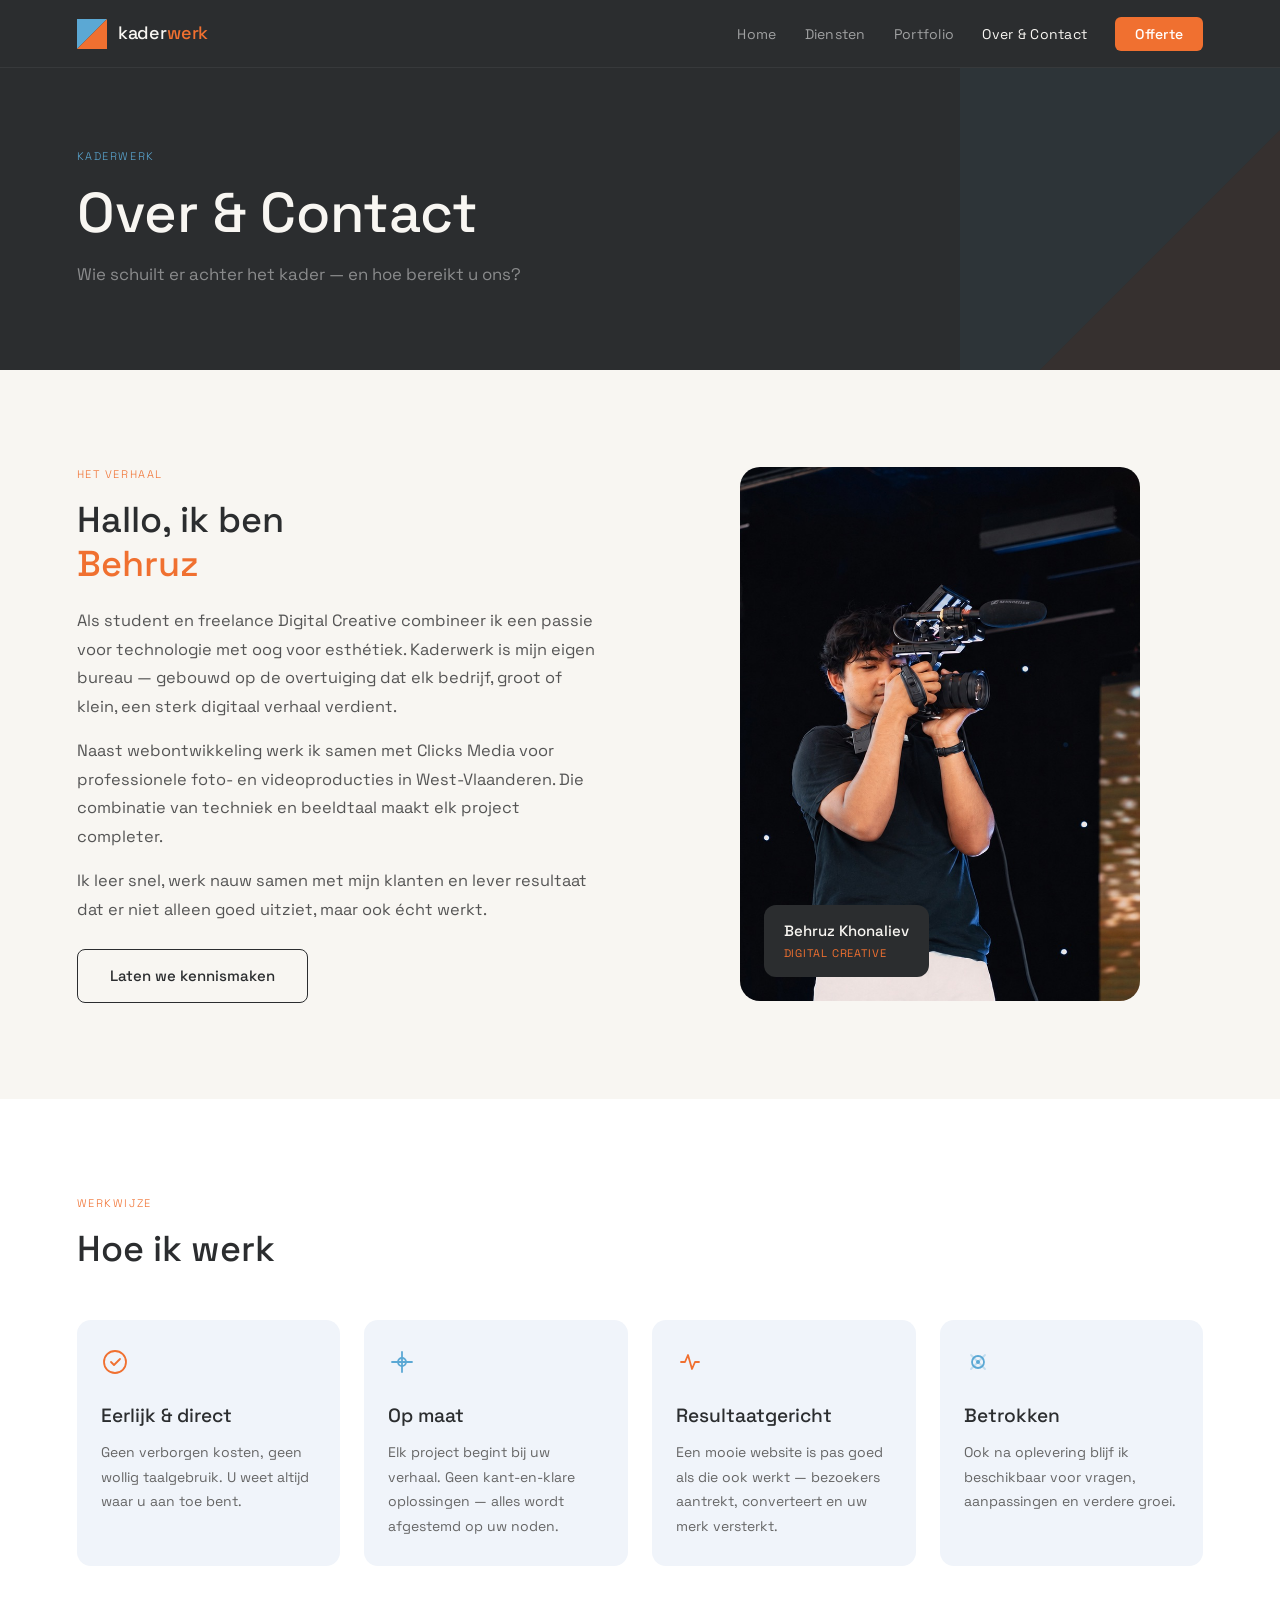
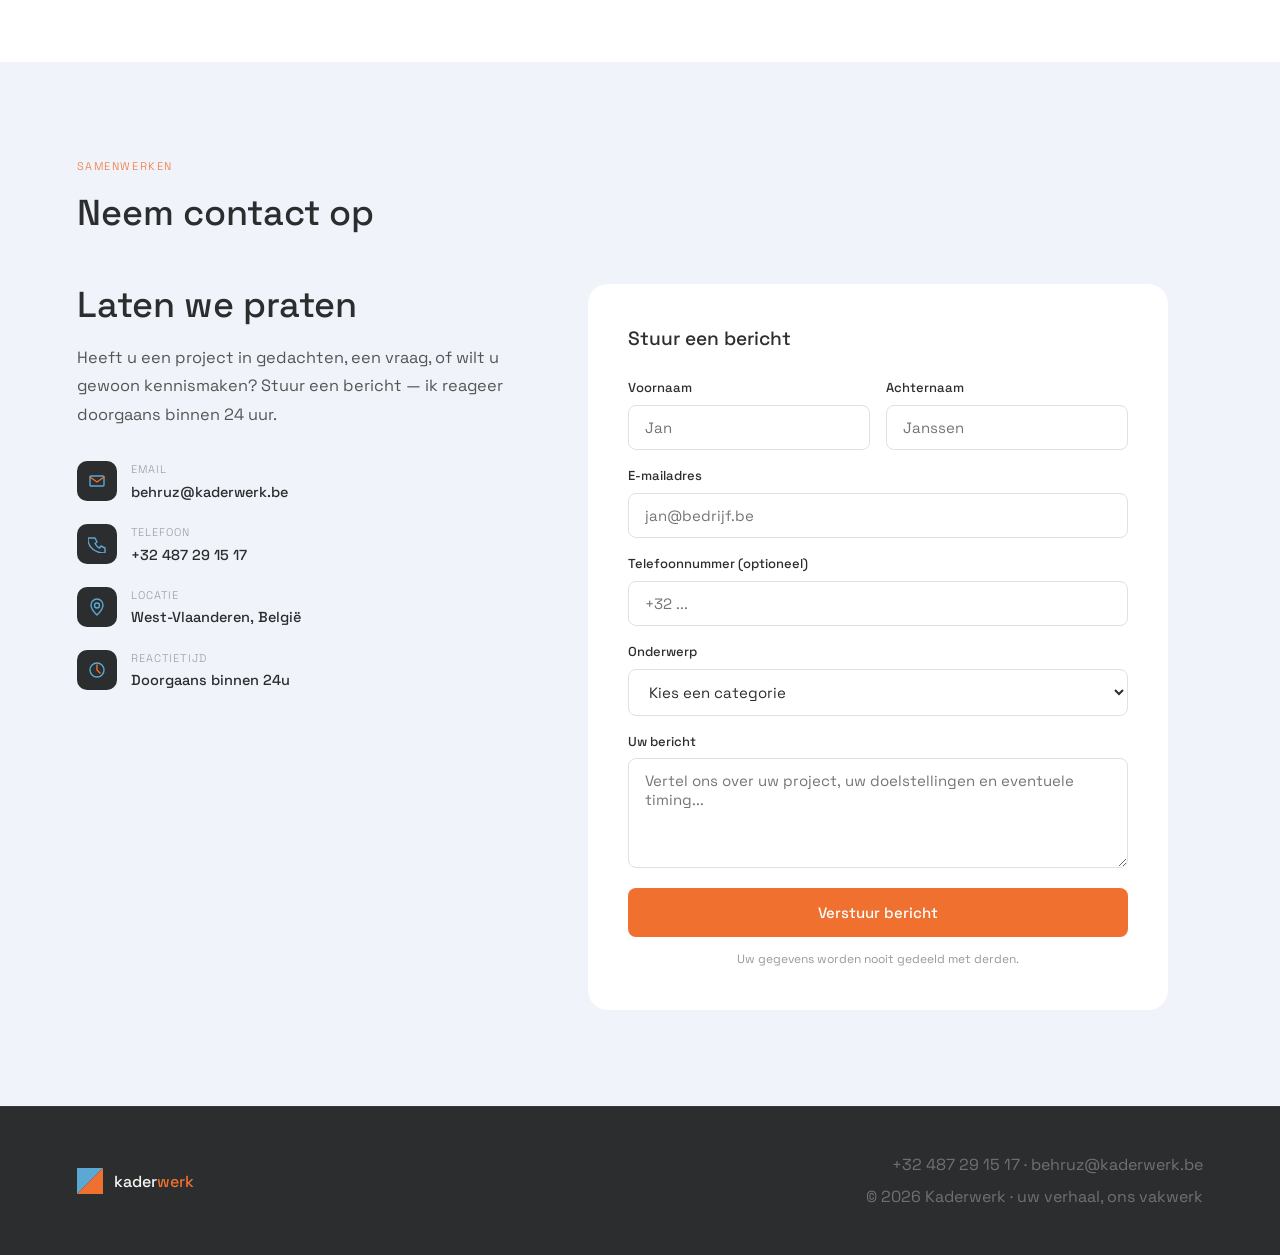
<file: OVER-C~1.HTM>
<!DOCTYPE html>
<html lang="nl">
<head>
  <meta charset="UTF-8">
  <meta name="viewport" content="width=device-width, initial-scale=1.0">
  <title>Over & Contact — Kaderwerk</title>
  <meta name="description" content="Meer weten over Kaderwerk of een project bespreken? Neem contact op met Behruz Khonaliev — Digital Creative.">
  <link rel="stylesheet" href="style.css">
  <style>
    /* ── About ─────────────────────────────────────────── */
    .about { background: var(--warm); }
    .about-grid {
      display: grid;
      grid-template-columns: 1fr 1fr;
      gap: 72px;
      align-items: center;
    }
    .about-text h2 { margin-bottom: 20px; }
    .about-text h2 em { font-style: normal; color: var(--orange); }
    .about-text p {
      color: #555;
      font-size: 1.02rem;
      margin-bottom: 16px;
    }

    .about-visual {
      display: flex;
      align-items: center;
      justify-content: center;
    }
    .about-photo-wrap {
      position: relative;
      width: 100%;
      max-width: 400px;
    }
    .about-photo {
      width: 100%;
      aspect-ratio: 3/4;
      object-fit: cover;
      object-position: center top;
      border-radius: 20px;
      display: block;
    }
    .about-photo-badge {
      position: absolute;
      bottom: 24px;
      left: 24px;
      background: var(--anthracite);
      border-radius: 12px;
      padding: 14px 20px;
    }
    .about-photo-badge-name {
      font-size: 15px;
      font-weight: 500;
      color: var(--warm);
    }
    .about-photo-badge-title {
      font-size: 11px;
      color: var(--orange);
      letter-spacing: .08em;
      text-transform: uppercase;
      margin-top: 2px;
    }
    .about-photo-deco {
      position: absolute;
      top: -10px;
      right: -10px;
      width: 80px;
      height: 80px;
      border-radius: 16px;
      background: var(--orange);
      opacity: .15;
      z-index: -1;
    }

    /* ── Values ─────────────────────────────────────────── */
    .values { background: var(--white); }
    .values h2 { margin-bottom: 48px; }
    .values-grid {
      display: grid;
      grid-template-columns: repeat(auto-fit, minmax(200px, 1fr));
      gap: 24px;
    }
    .value-item {
      background: var(--light);
      border-radius: 14px;
      padding: 28px 24px;
    }
    .value-icon {
      font-size: 24px;
      margin-bottom: 14px;
    }
    .value-item h3 { margin-bottom: 8px; }
    .value-item p { font-size: 14px; color: #666; }

    /* ── Contact ─────────────────────────────────────────── */
    .contact-section { background: var(--light); }
    .contact-grid {
      display: grid;
      grid-template-columns: 1fr 1.4fr;
      gap: 72px;
      align-items: start;
    }
    .contact-info h2 { margin-bottom: 16px; }
    .contact-info > p { color: #555; margin-bottom: 32px; font-size: 1.02rem; }

    .contact-detail {
      display: flex;
      flex-direction: column;
      gap: 20px;
    }
    .contact-item { display: flex; align-items: flex-start; gap: 14px; }
    .contact-item-icon {
      width: 40px;
      height: 40px;
      background: var(--anthracite);
      border-radius: 10px;
      display: flex;
      align-items: center;
      justify-content: center;
      flex-shrink: 0;
    }
    .contact-item-text { font-size: 14.5px; }
    .contact-item-label { font-size: 11px; font-weight: 300; letter-spacing: .1em; text-transform: uppercase; color: #999; margin-bottom: 2px; }
    .contact-item-val   { color: var(--anthracite); font-weight: 500; }
    .contact-item-val a { color: var(--anthracite); transition: color .2s; }
    .contact-item-val a:hover { color: var(--orange); }

    /* ── Form ────────────────────────────────────────────── */
    .contact-form { background: var(--white); border-radius: 20px; padding: 40px; }
    .contact-form h3 { margin-bottom: 24px; }

    .form-row { display: grid; grid-template-columns: 1fr 1fr; gap: 16px; }
    .form-group { display: flex; flex-direction: column; gap: 6px; margin-bottom: 16px; }
    .form-group label { font-size: 13px; font-weight: 500; }
    .form-group input,
    .form-group textarea,
    .form-group select {
      font-family: inherit;
      font-size: 15px;
      color: var(--anthracite);
      background: var(--white);
      border: 1.5px solid #dce2ea;
      border-radius: 8px;
      padding: 12px 16px;
      outline: none;
      transition: border-color .2s;
      width: 100%;
    }
    .form-group input:focus,
    .form-group textarea:focus,
    .form-group select:focus { border-color: var(--ice); }
    .form-group textarea { resize: vertical; min-height: 110px; }

    .form-submit { width: 100%; justify-content: center; padding: 15px; margin-top: 4px; }

    .form-note { font-size: 12px; color: #999; text-align: center; margin-top: 12px; }

    /* ── Success message ─────────────────────────────────── */
    .form-success {
      display: none;
      background: rgba(91,168,212,.1);
      border: 1.5px solid var(--ice);
      border-radius: 12px;
      padding: 24px;
      text-align: center;
      margin-top: 16px;
    }
    .form-success p { color: var(--marine); font-weight: 500; }

    @media (max-width: 900px) {
      .about-grid { grid-template-columns: 1fr; gap: 40px; }
      .contact-grid { grid-template-columns: 1fr; gap: 40px; }
      .form-row { grid-template-columns: 1fr; }
    }
  </style>
</head>
<body>

<!-- ═══ NAV ═══════════════════════════════════════════════ -->
<nav>
  <a href="index.html" class="nav-logo">
    <svg width="30" height="30" viewBox="0 0 30 30" fill="none">
      <polygon points="0,0 30,0 0,30" fill="#5BA8D4"/>
      <polygon points="30,0 30,30 0,30" fill="#F07030"/>
    </svg>
    <span class="nav-wordmark">kader<span>werk</span></span>
  </a>
  <ul class="nav-links" id="nav-links">
    <li><a href="index.html">Home</a></li>
    <li><a href="diensten.html">Diensten</a></li>
    <li><a href="portfolio.html">Portfolio</a></li>
    <li><a href="over-contact.html" class="active">Over & Contact</a></li>
    <li><a href="#contact" class="nav-cta">Offerte</a></li>
  </ul>
  <button class="nav-toggle" id="nav-toggle" aria-label="Menu">
    <span></span><span></span><span></span>
  </button>
</nav>

<!-- ═══ PAGE HEADER ════════════════════════════════════════ -->
<div class="page-header">
  <svg class="page-header-deco" width="400" height="400" viewBox="0 0 400 400">
    <polygon points="0,0 400,0 0,400" fill="#5BA8D4"/>
    <polygon points="400,0 400,400 0,400" fill="#F07030"/>
  </svg>
  <span class="label label-ice">Kaderwerk</span>
  <h1>Over & Contact</h1>
  <p>Wie schuilt er achter het kader — en hoe bereikt u ons?</p>
</div>

<!-- ═══ ABOUT ══════════════════════════════════════════════ -->
<section class="about">
  <div class="about-grid">
    <div class="about-text reveal-left">
      <span class="label">Het verhaal</span>
      <h2>Hallo, ik ben<br><em>Behruz</em></h2>
      <p>Als student en freelance Digital Creative combineer ik een passie voor technologie met oog voor esthétiek. Kaderwerk is mijn eigen bureau — gebouwd op de overtuiging dat elk bedrijf, groot of klein, een sterk digitaal verhaal verdient.</p>
      <p>Naast webontwikkeling werk ik samen met Clicks Media voor professionele foto- en videoproducties in West-Vlaanderen. Die combinatie van techniek en beeldtaal maakt elk project completer.</p>
      <p>Ik leer snel, werk nauw samen met mijn klanten en lever resultaat dat er niet alleen goed uitziet, maar ook écht werkt.</p>
      <a href="#contact" class="btn btn-outline" style="margin-top:8px">Laten we kennismaken</a>
    </div>
    <div class="about-visual reveal-right">
      <div class="about-photo-wrap">
        <div class="about-photo-deco"></div>
        <img class="about-photo" src="img/behruz.png" alt="Behruz Khonaliev — Digital Creative">
        <div class="about-photo-badge">
          <div class="about-photo-badge-name">Behruz Khonaliev</div>
          <div class="about-photo-badge-title">Digital Creative</div>
        </div>
      </div>
    </div>
  </div>
</section>

<!-- ═══ VALUES ═════════════════════════════════════════════ -->
<section class="values">
  <span class="label">Werkwijze</span>
  <h2>Hoe ik werk</h2>
  <div class="values-grid stagger">
    <div class="value-item reveal">
      <div class="value-icon">
        <svg width="28" height="28" viewBox="0 0 28 28" fill="none">
          <circle cx="14" cy="14" r="11" stroke="#F07030" stroke-width="1.8"/>
          <path d="M10 14l3 3 6-6" stroke="#F07030" stroke-width="1.8" stroke-linecap="round" stroke-linejoin="round"/>
        </svg>
      </div>
      <h3>Eerlijk & direct</h3>
      <p>Geen verborgen kosten, geen wollig taalgebruik. U weet altijd waar u aan toe bent.</p>
    </div>
    <div class="value-item reveal">
      <div class="value-icon">
        <svg width="28" height="28" viewBox="0 0 28 28" fill="none">
          <path d="M14 4v20M4 14h20" stroke="#5BA8D4" stroke-width="1.8" stroke-linecap="round"/>
          <circle cx="14" cy="14" r="4" stroke="#5BA8D4" stroke-width="1.8"/>
        </svg>
      </div>
      <h3>Op maat</h3>
      <p>Elk project begint bij uw verhaal. Geen kant-en-klare oplossingen — alles wordt afgestemd op uw noden.</p>
    </div>
    <div class="value-item reveal">
      <div class="value-icon">
        <svg width="28" height="28" viewBox="0 0 28 28" fill="none">
          <path d="M5 14h4l3-7 4 14 3-7h4" stroke="#F07030" stroke-width="1.8" stroke-linecap="round" stroke-linejoin="round"/>
        </svg>
      </div>
      <h3>Resultaatgericht</h3>
      <p>Een mooie website is pas goed als die ook werkt — bezoekers aantrekt, converteert en uw merk versterkt.</p>
    </div>
    <div class="value-item reveal">
      <div class="value-icon">
        <svg width="28" height="28" viewBox="0 0 28 28" fill="none">
          <path d="M7 7l14 14M21 7L7 21" stroke="#5BA8D4" stroke-width="1.8" stroke-linecap="round" opacity=".3"/>
          <circle cx="14" cy="14" r="6" stroke="#5BA8D4" stroke-width="1.8"/>
          <circle cx="14" cy="14" r="2" fill="#5BA8D4"/>
        </svg>
      </div>
      <h3>Betrokken</h3>
      <p>Ook na oplevering blijf ik beschikbaar voor vragen, aanpassingen en verdere groei.</p>
    </div>
  </div>
</section>

<!-- ═══ CONTACT ════════════════════════════════════════════ -->
<section class="contact-section" id="contact">
  <span class="label">Samenwerken</span>
  <h2 style="margin-bottom:48px">Neem contact op</h2>
  <div class="contact-grid">

    <!-- Left: info -->
    <div class="contact-info reveal-left">
      <h2>Laten we praten</h2>
      <p>Heeft u een project in gedachten, een vraag, of wilt u gewoon kennismaken? Stuur een bericht — ik reageer doorgaans binnen 24 uur.</p>

      <div class="contact-detail">
        <div class="contact-item">
          <div class="contact-item-icon">
            <svg width="18" height="18" viewBox="0 0 18 18" fill="none">
              <path d="M3 4h12a1 1 0 011 1v8a1 1 0 01-1 1H3a1 1 0 01-1-1V5a1 1 0 011-1z" stroke="#5BA8D4" stroke-width="1.4"/>
              <path d="M2 5l7 5 7-5" stroke="#F07030" stroke-width="1.4" stroke-linecap="round"/>
            </svg>
          </div>
          <div class="contact-item-text">
            <div class="contact-item-label">Email</div>
            <div class="contact-item-val"><a href="mailto:behruz@kaderwerk.be">behruz@kaderwerk.be</a></div>
          </div>
        </div>

        <div class="contact-item">
          <div class="contact-item-icon">
            <svg width="18" height="18" viewBox="0 0 18 18" fill="none">
              <path d="M3 3h4l2 4-2 1.5a10 10 0 004.5 4.5L13 11l4 2v4a1 1 0 01-1 1C6.4 18 0 11.6 0 4a1 1 0 011-1h2z" stroke="#5BA8D4" stroke-width="1.4" stroke-linejoin="round"/>
            </svg>
          </div>
          <div class="contact-item-text">
            <div class="contact-item-label">Telefoon</div>
            <div class="contact-item-val"><a href="tel:+32487291517">+32 487 29 15 17</a></div>
          </div>
        </div>

        <div class="contact-item">
          <div class="contact-item-icon">
            <svg width="18" height="18" viewBox="0 0 18 18" fill="none">
              <circle cx="9" cy="7.5" r="2.5" stroke="#5BA8D4" stroke-width="1.4"/>
              <path d="M9 1C5.69 1 3 3.69 3 7c0 4.5 6 10 6 10s6-5.5 6-10c0-3.31-2.69-6-6-6z" stroke="#5BA8D4" stroke-width="1.4"/>
            </svg>
          </div>
          <div class="contact-item-text">
            <div class="contact-item-label">Locatie</div>
            <div class="contact-item-val">West-Vlaanderen, België</div>
          </div>
        </div>

        <div class="contact-item">
          <div class="contact-item-icon">
            <svg width="18" height="18" viewBox="0 0 18 18" fill="none">
              <circle cx="9" cy="9" r="7" stroke="#5BA8D4" stroke-width="1.4"/>
              <path d="M9 4v5l3 3" stroke="#F07030" stroke-width="1.4" stroke-linecap="round"/>
            </svg>
          </div>
          <div class="contact-item-text">
            <div class="contact-item-label">Reactietijd</div>
            <div class="contact-item-val">Doorgaans binnen 24u</div>
          </div>
        </div>
      </div>
    </div>

    <!-- Right: form -->
    <div class="contact-form reveal-right" id="contact-form-wrap">
      <h3>Stuur een bericht</h3>
      <form id="contact-form" onsubmit="handleSubmit(event)">
        <div class="form-row">
          <div class="form-group">
            <label for="fname">Voornaam</label>
            <input type="text" id="fname" name="fname" placeholder="Jan" required>
          </div>
          <div class="form-group">
            <label for="lname">Achternaam</label>
            <input type="text" id="lname" name="lname" placeholder="Janssen" required>
          </div>
        </div>

        <div class="form-group">
          <label for="email">E-mailadres</label>
          <input type="email" id="email" name="email" placeholder="jan@bedrijf.be" required>
        </div>

        <div class="form-group">
          <label for="phone">Telefoonnummer (optioneel)</label>
          <input type="tel" id="phone" name="phone" placeholder="+32 ...">
        </div>

        <div class="form-group">
          <label for="subject">Onderwerp</label>
          <select id="subject" name="subject">
            <option value="" disabled selected>Kies een categorie</option>
            <option value="website">Nieuwe website</option>
            <option value="strategie">Digitale strategie</option>
            <option value="foto-video">Foto & Video</option>
            <option value="offerte">Offerte aanvragen</option>
            <option value="overig">Overige vraag</option>
          </select>
        </div>

        <div class="form-group">
          <label for="message">Uw bericht</label>
          <textarea id="message" name="message" placeholder="Vertel ons over uw project, uw doelstellingen en eventuele timing..." required></textarea>
        </div>

        <button type="submit" class="btn btn-primary form-submit">Verstuur bericht</button>
        <p class="form-note">Uw gegevens worden nooit gedeeld met derden.</p>
      </form>

      <div class="form-success" id="form-success">
        <svg width="40" height="40" viewBox="0 0 40 40" fill="none" style="margin:0 auto 12px">
          <circle cx="20" cy="20" r="18" stroke="#5BA8D4" stroke-width="2"/>
          <path d="M13 20l5 5 10-10" stroke="#5BA8D4" stroke-width="2.5" stroke-linecap="round" stroke-linejoin="round"/>
        </svg>
        <p>Bedankt voor uw bericht! Ik neem zo snel mogelijk contact op.</p>
      </div>
    </div>

  </div>
</section>

<!-- ═══ FOOTER ════════════════════════════════════════════ -->
<footer>
  <a href="index.html" class="footer-logo">
    <svg width="26" height="26" viewBox="0 0 26 26" fill="none">
      <polygon points="0,0 26,0 0,26" fill="#5BA8D4"/>
      <polygon points="26,0 26,26 0,26" fill="#F07030"/>
    </svg>
    <span class="footer-wordmark">kader<span>werk</span></span>
  </a>
  <div class="footer-right">
    <p>+32 487 29 15 17 · behruz@kaderwerk.be</p>
    <p style="margin-top:4px">© 2026 Kaderwerk · uw verhaal, ons vakwerk</p>
  </div>
</footer>

<script>
  const toggle = document.getElementById('nav-toggle');
  const links  = document.getElementById('nav-links');
  toggle.addEventListener('click', () => links.classList.toggle('open'));

  function handleSubmit(e) {
    e.preventDefault();
    document.getElementById('contact-form').style.display = 'none';
    document.getElementById('form-success').style.display = 'block';
  }
</sc
</file>
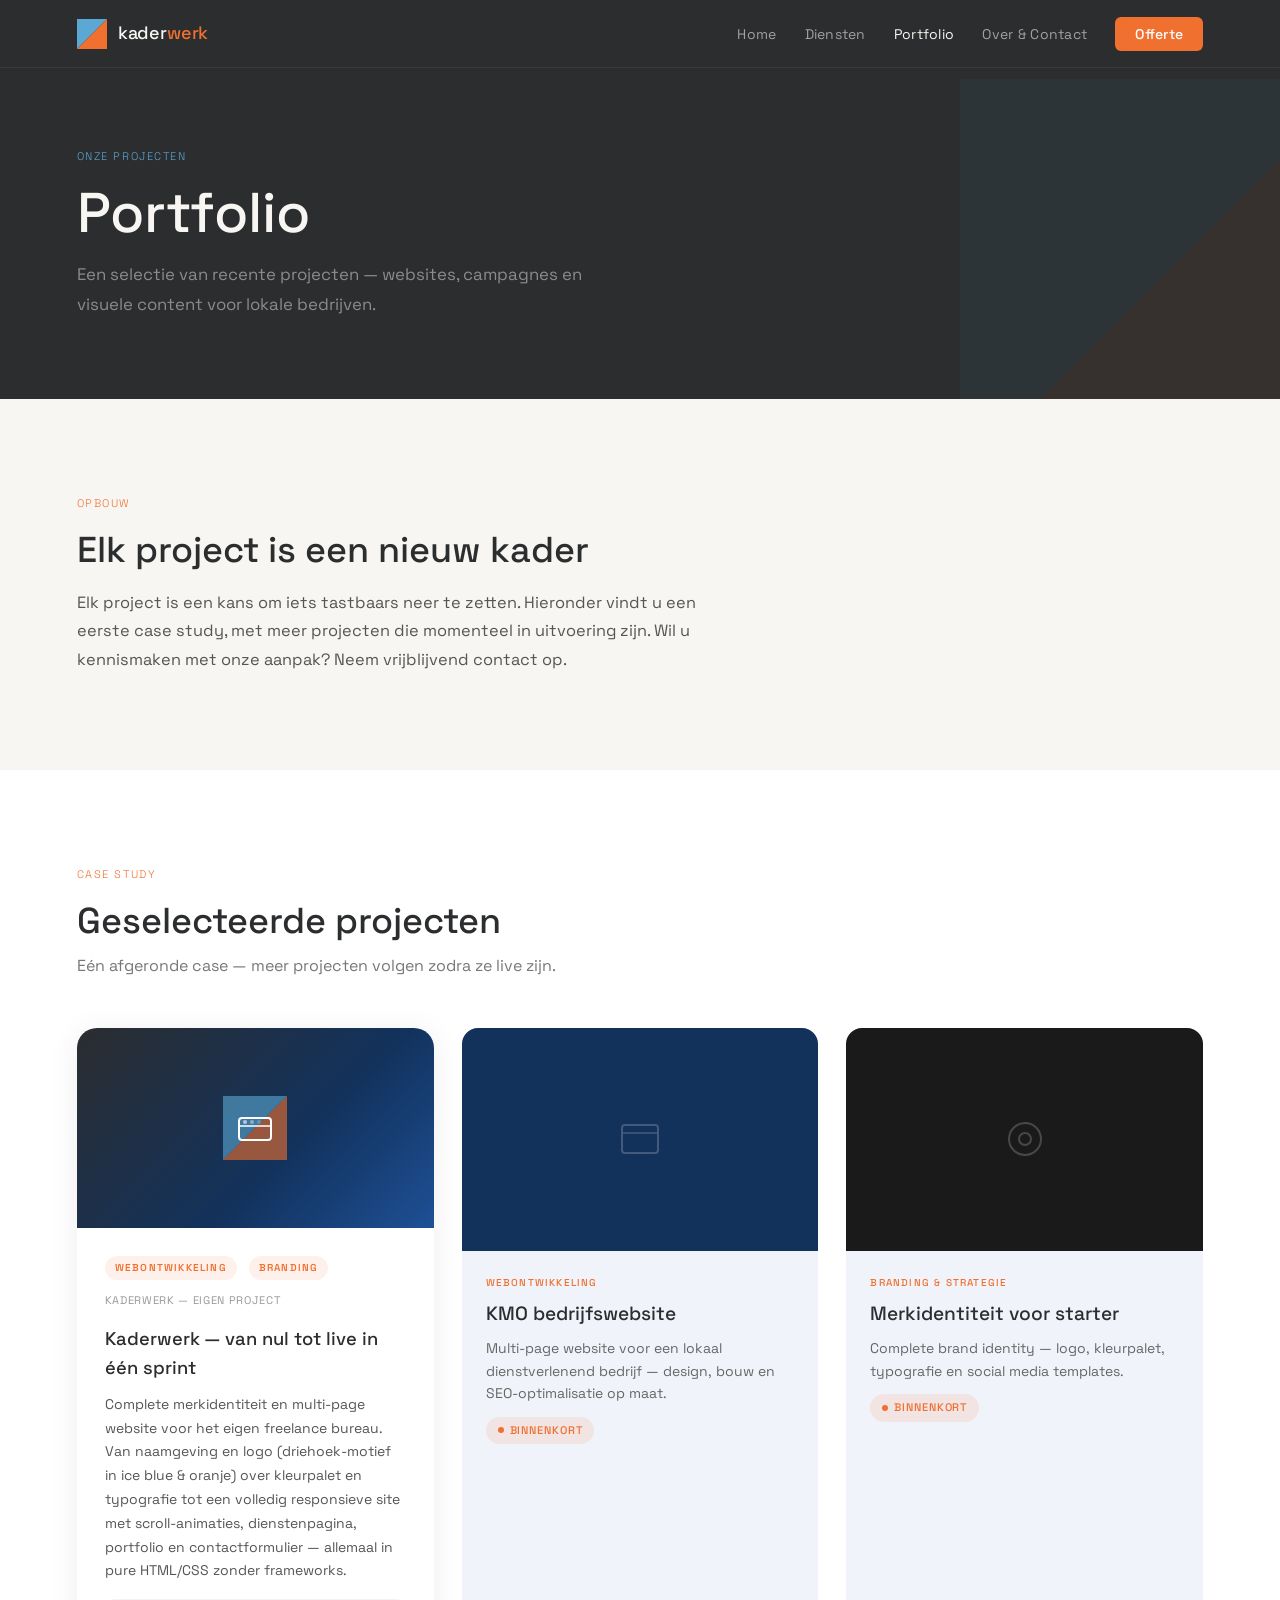
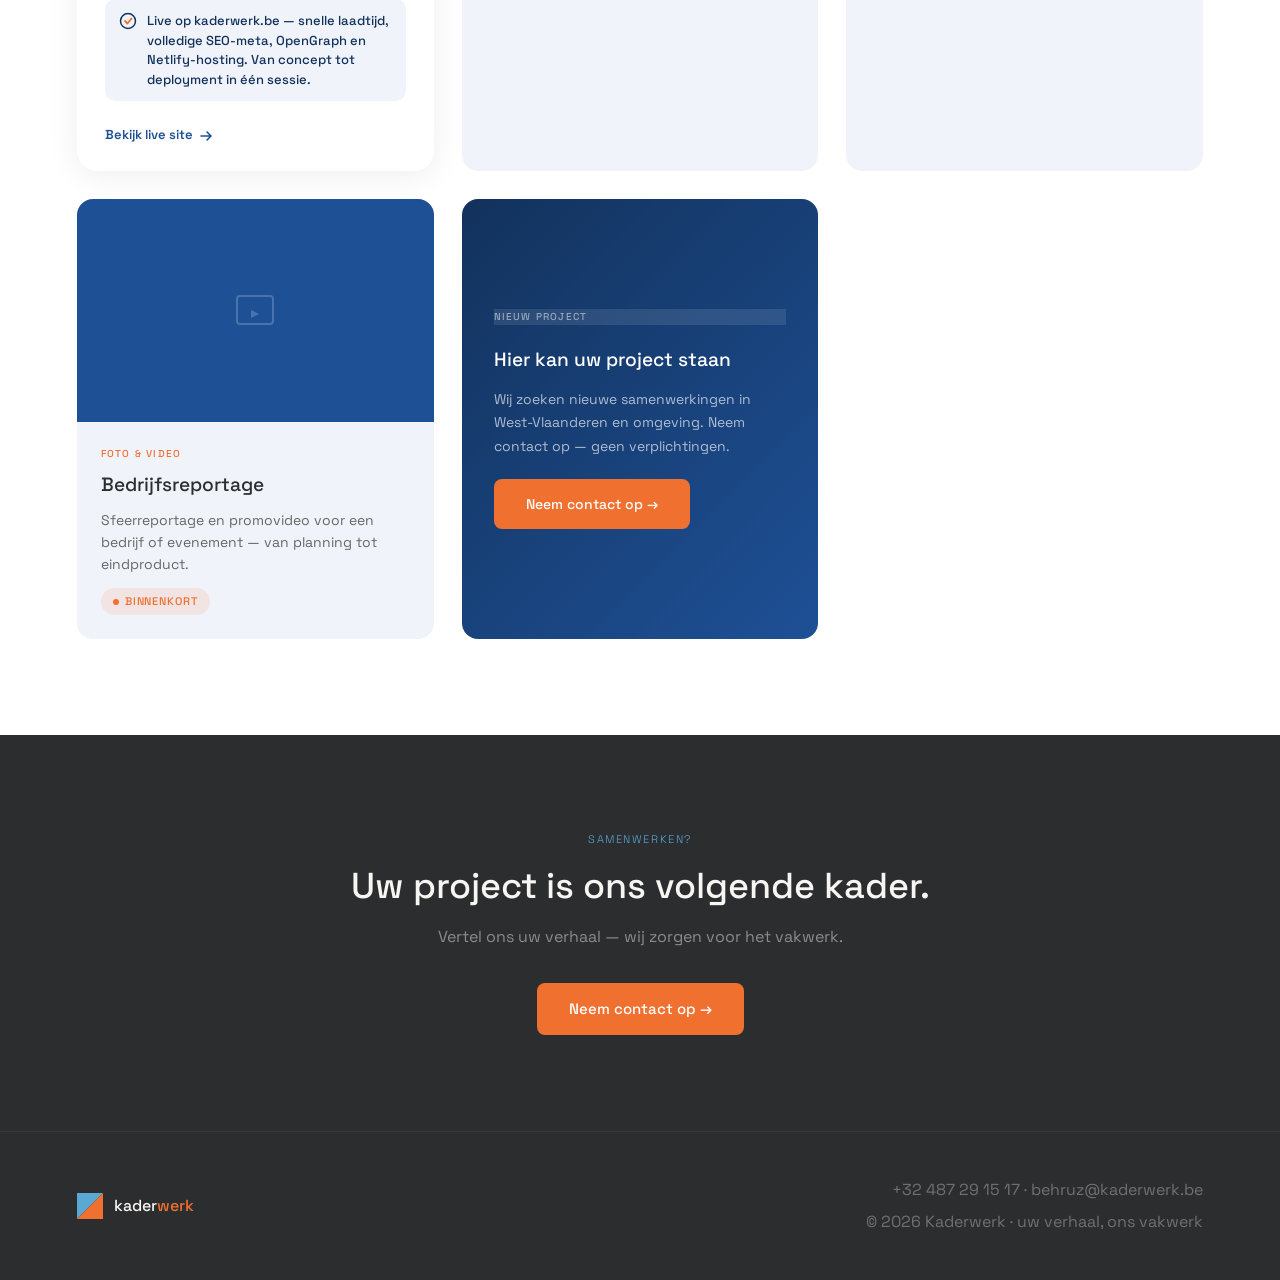
<file: portfolio.html>
<!DOCTYPE html>
<html lang="nl">
<head>
  <meta charset="UTF-8">
  <meta name="viewport" content="width=device-width, initial-scale=1.0">
  <title>Portfolio — Projecten in Webdesign & Strategie | Kaderwerk</title>
  <meta name="description" content="Bekijk de projecten van Kaderwerk: maatwerk websites, digitale campagnes en visuele content voor lokale bedrijven in West-Vlaanderen.">
  <link rel="canonical" href="https://kaderwerk.be/portfolio.html">

  <!-- Open Graph -->
  <meta property="og:type"        content="website">
  <meta property="og:site_name"   content="Kaderwerk">
  <meta property="og:locale"      content="nl_BE">
  <meta property="og:url"         content="https://kaderwerk.be/portfolio.html">
  <meta property="og:title"       content="Portfolio — Projecten in Webdesign & Strategie | Kaderwerk">
  <meta property="og:description" content="Maatwerk websites, digitale campagnes en visuele content voor lokale bedrijven in West-Vlaanderen — ontdek het werk van Kaderwerk.">
  <meta property="og:image"       content="https://kaderwerk.be/img/og-image.jpg">
  <meta property="og:image:width"  content="1200">
  <meta property="og:image:height" content="630">

  <!-- Twitter Card -->
  <meta name="twitter:card"        content="summary_large_image">
  <meta name="twitter:title"       content="Portfolio — Projecten in Webdesign & Strategie | Kaderwerk">
  <meta name="twitter:description" content="Maatwerk websites, digitale campagnes en visuele content voor lokale bedrijven in West-Vlaanderen.">
  <meta name="twitter:image"       content="https://kaderwerk.be/img/og-image.jpg">

  <!-- Favicon -->
  <link rel="icon" href="img/favicon.svg" type="image/svg+xml">

  <link rel="stylesheet" href="style.css">
  <style>
    /* ── Portfolio grid ────────────────────────────────── */
    .portfolio-grid {
      display: grid;
      grid-template-columns: repeat(auto-fit, minmax(320px, 1fr));
      gap: 24px;
      margin-top: 48px;
    }

    .project-card {
      border-radius: 16px;
      overflow: hidden;
      background: var(--light);
      transition: transform .25s, box-shadow .25s;
    }
    .project-card:hover {
      transform: translateY(-4px);
      box-shadow: 0 16px 40px rgba(0,0,0,.1);
    }

    .project-thumb {
      aspect-ratio: 16/10;
      display: flex;
      align-items: center;
      justify-content: center;
      font-size: 13px;
      font-weight: 500;
      letter-spacing: .06em;
      text-transform: uppercase;
    }
    .project-thumb.t1 { background: var(--anthracite); color: rgba(255,255,255,.2); }
    .project-thumb.t2 { background: var(--marine); color: rgba(255,255,255,.2); }
    .project-thumb.t3 { background: #1a1a1a; color: rgba(255,255,255,.2); }
    .project-thumb.t4 { background: var(--cobalt); color: rgba(255,255,255,.2); }
    .project-thumb.t5 { background: #222; color: rgba(255,255,255,.2); }
    .project-thumb.t6 { background: var(--marine); color: rgba(255,255,255,.2); }

    .project-info { padding: 24px; }
    .project-tag {
      font-size: 10px;
      font-weight: 500;
      letter-spacing: .12em;
      text-transform: uppercase;
      color: var(--orange);
      margin-bottom: 8px;
      display: block;
    }
    .project-info h3 { margin-bottom: 8px; }
    .project-info p { font-size: 14px; color: #666; line-height: 1.6; }

    /* ── Coming soon badge ─────────────────────────────── */
    .coming-soon-badge {
      display: inline-flex;
      align-items: center;
      gap: 6px;
      background: rgba(240,112,48,.12);
      color: var(--orange);
      font-size: 11px;
      font-weight: 500;
      letter-spacing: .08em;
      text-transform: uppercase;
      padding: 5px 12px;
      border-radius: 20px;
      margin-top: 12px;
    }
    .coming-soon-badge::before {
      content: '';
      width: 6px; height: 6px;
      border-radius: 50%;
      background: var(--orange);
      animation: pulse 1.6s ease infinite;
    }
    @keyframes pulse {
      0%, 100% { opacity: 1; }
      50% { opacity: .3; }
    }

    /* ── Intro strip ───────────────────────────────────── */
    .portfolio-intro { background: var(--warm); }
    .portfolio-intro-inner { max-width: 640px; }
    .portfolio-intro h2 { margin-bottom: 16px; }
    .portfolio-intro p { color: #555; font-size: 1.02rem; }

    /* ── CTA ───────────────────────────────────────────── */
    .portfolio-cta { background: var(--anthracite); text-align: center; }
    .portfolio-cta h2 { color: var(--warm); margin-bottom: 14px; }
    .portfolio-cta p { color: rgba(255,255,255,.45); margin-bottom: 32px; }

    .project-thumb svg { opacity: .2; }

    /* ── Case study card ──────────────────────────────────── */
    .case-card {
      border-radius: 20px;
      overflow: hidden;
      background: var(--white);
      box-shadow: 0 4px 32px rgba(0,0,0,.07);
      transition: transform .25s, box-shadow .25s;
    }
    .case-card:hover {
      transform: translateY(-4px);
      box-shadow: 0 16px 48px rgba(0,0,0,.12);
    }
    .case-thumb {
      aspect-ratio: 16/9;
      overflow: hidden;
      position: relative;
    }
    .case-thumb img {
      width: 100%; height: 100%;
      object-fit: cover;
      display: block;
      transition: transform .4s ease;
    }
    .case-card:hover .case-thumb img { transform: scale(1.04); }
    .case-thumb-placeholder {
      width: 100%; height: 100%;
      background: linear-gradient(135deg, var(--anthracite) 0%, var(--marine) 60%, var(--cobalt) 100%);
      display: flex; align-items: center; justify-content: center;
    }
    .case-body { padding: 28px 28px 24px; }
    .case-meta {
      display: flex; align-items: center; gap: 12px;
      margin-bottom: 14px; flex-wrap: wrap;
    }
    .case-tag {
      font-size: 10px; font-weight: 600;
      letter-spacing: .12em; text-transform: uppercase;
      color: var(--orange);
      background: rgba(240,112,48,.1);
      padding: 4px 10px; border-radius: 20px;
    }
    .case-client {
      font-size: 11px; color: #999;
      letter-spacing: .06em; text-transform: uppercase;
    }
    .case-body h3 { margin-bottom: 10px; font-size: 1.15rem; }
    .case-body p  { font-size: 14px; color: #555; line-height: 1.7; margin-bottom: 16px; }
    .case-result {
      display: flex; align-items: flex-start; gap: 10px;
      background: var(--light); border-radius: 10px;
      padding: 12px 14px; margin-bottom: 20px;
    }
    .case-result-icon { flex-shrink: 0; margin-top: 1px; }
    .case-result-text { font-size: 13px; color: var(--marine); font-weight: 500; line-height: 1.5; }
    .case-link {
      display: inline-flex; align-items: center; gap: 6px;
      font-size: 13px; font-weight: 600;
      color: var(--cobalt); text-decoration: none;
      transition: gap .2s;
    }
    .case-link:hover { gap: 10px; }

    /* ── Cases section ────────────────────────────────────── */
    .cases-section { background: var(--white); }
    .cases-grid {
      display: grid;
      grid-template-columns: repeat(auto-fit, minmax(340px, 1fr));
      gap: 28px;
      margin-top: 48px;
    }

    /* ── Intro strip update ───────────────────────────────── */
    .portfolio-intro { background: var(--warm); }
  </style>
</head>
<body>

<!-- ═══ NAV ═══════════════════════════════════════════════ -->
<nav>
  <a href="index.html" class="nav-logo">
    <svg width="30" height="30" viewBox="0 0 30 30" fill="none">
      <polygon points="0,0 30,0 0,30" fill="#5BA8D4"/>
      <polygon points="30,0 30,30 0,30" fill="#F07030"/>
    </svg>
    <span class="nav-wordmark">kader<span>werk</span></span>
  </a>
  <ul class="nav-links" id="nav-links">
    <li><a href="index.html">Home</a></li>
    <li><a href="diensten.html">Diensten</a></li>
    <li><a href="portfolio.html" class="active">Portfolio</a></li>
    <li><a href="over-contact.html">Over & Contact</a></li>
    <li><a href="over-contact.html#contact" class="nav-cta">Offerte</a></li>
  </ul>
  <button class="nav-toggle" id="nav-toggle" aria-label="Menu">
    <span></span><span></span><span></span>
  </button>
</nav>

<!-- ═══ PAGE HEADER ════════════════════════════════════════ -->
<div class="page-header">
  <svg class="page-header-deco" width="400" height="400" viewBox="0 0 400 400">
    <polygon points="0,0 400,0 0,400" fill="#5BA8D4"/>
    <polygon points="400,0 400,400 0,400" fill="#F07030"/>
  </svg>
  <span class="label label-ice">Onze projecten</span>
  <h1>Portfolio</h1>
  <p>Een selectie van recente projecten — websites, campagnes en visuele content voor lokale bedrijven.</p>
</div>

<!-- ═══ INTRO STRIP ════════════════════════════════════════ -->
<section class="portfolio-intro">
  <div class="portfolio-intro-inner reveal-left">
    <span class="label">Opbouw</span>
    <h2>Elk project is een nieuw kader</h2>
    <p>Elk project is een kans om iets tastbaars neer te zetten. Hieronder vindt u een eerste case study, met meer projecten die momenteel in uitvoering zijn. Wil u kennismaken met onze aanpak? Neem vrijblijvend contact op.</p>
  </div>
</section>

<!-- ═══ CASES ══════════════════════════════════════════════ -->
<section class="cases-section">
  <span class="label">Case study</span>
  <h2>Geselecteerde projecten</h2>
  <p style="color:#777;margin-top:8px;max-width:540px">Eén afgeronde case — meer projecten volgen zodra ze live zijn.</p>

  <div class="cases-grid">

    <!-- ── Case 01: Kaderwerk.be ───────────────────────────── -->
    <div class="case-card reveal">
      <div class="case-thumb">
        <!-- Vervang door een screenshot van kaderwerk.be zodra beschikbaar -->
        <!-- <img src="img/case-kaderwerk.jpg" alt="Kaderwerk website screenshot"> -->
        <div class="case-thumb-placeholder">
          <svg width="64" height="64" viewBox="0 0 64 64" fill="none">
            <polygon points="0,0 64,0 0,64" fill="#5BA8D4" opacity=".6"/>
            <polygon points="64,0 64,64 0,64" fill="#F07030" opacity=".6"/>
            <rect x="16" y="22" width="32" height="22" rx="3" stroke="white" stroke-width="2"/>
            <path d="M16 30h32" stroke="white" stroke-width="1.5"/>
            <circle cx="22" cy="26" r="2" fill="white" opacity=".6"/>
            <circle cx="29" cy="26" r="2" fill="white" opacity=".4"/>
            <circle cx="36" cy="26" r="2" fill="white" opacity=".2"/>
          </svg>
        </div>
      </div>
      <div class="case-body">
        <div class="case-meta">
          <span class="case-tag">Webontwikkeling</span>
          <span class="case-tag">Branding</span>
          <span class="case-client">Kaderwerk — eigen project</span>
        </div>
        <h3>Kaderwerk — van nul tot live in één sprint</h3>
        <p>Complete merkidentiteit en multi-page website voor het eigen freelance bureau. Van naamgeving en logo (driehoek-motief in ice blue &amp; oranje) over kleurpalet en typografie tot een volledig responsieve site met scroll-animaties, dienstenpagina, portfolio en contactformulier — allemaal in pure HTML/CSS zonder frameworks.</p>
        <div class="case-result">
          <div class="case-result-icon">
            <svg width="18" height="18" viewBox="0 0 18 18" fill="none">
              <circle cx="9" cy="9" r="7.5" stroke="#12325C" stroke-width="1.5"/>
              <path d="M6 9l2.5 2.5 4-5" stroke="#F07030" stroke-width="1.8" stroke-linecap="round" stroke-linejoin="round"/>
            </svg>
          </div>
          <div class="case-result-text">Live op kaderwerk.be — snelle laadtijd, volledige SEO-meta, OpenGraph en Netlify-hosting. Van concept tot deployment in één sessie.</div>
        </div>
        <a href="https://kaderwerk.be" target="_blank" rel="noopener" class="case-link">
          Bekijk live site
          <svg width="14" height="14" viewBox="0 0 14 14" fill="none">
            <path d="M2 7h10M8 3l4 4-4 4" stroke="currentColor" stroke-width="1.6" stroke-linecap="round" stroke-linejoin="round"/>
          </svg>
        </a>
      </div>
    </div>

    <!-- ── Placeholder: volgende case ─────────────────────── -->
    <div class="project-card reveal">
      <div class="project-thumb t2">
        <svg width="48" height="48" viewBox="0 0 48 48" fill="none">
          <rect x="6" y="10" width="36" height="28" rx="3" stroke="white" stroke-width="2"/>
          <path d="M6 18h36" stroke="white" stroke-width="1.5"/>
        </svg>
      </div>
      <div class="project-info">
        <span class="project-tag">Webontwikkeling</span>
        <h3>KMO bedrijfswebsite</h3>
        <p>Multi-page website voor een lokaal dienstverlenend bedrijf — design, bouw en SEO-optimalisatie op maat.</p>
        <span class="coming-soon-badge">Binnenkort</span>
      </div>
    </div>

    <!-- ── Placeholder ─────────────────────────────────────── -->
    <div class="project-card reveal">
      <div class="project-thumb t3">
        <svg width="48" height="48" viewBox="0 0 48 48" fill="none">
          <circle cx="24" cy="24" r="16" stroke="white" stroke-width="2"/>
          <circle cx="24" cy="24" r="6" stroke="white" stroke-width="2"/>
        </svg>
      </div>
      <div class="project-info">
        <span class="project-tag">Branding & Strategie</span>
        <h3>Merkidentiteit voor starter</h3>
        <p>Complete brand identity — logo, kleurpalet, typografie en social media templates.</p>
        <span class="coming-soon-badge">Binnenkort</span>
      </div>
    </div>

    <!-- ── Placeholder ─────────────────────────────────────── -->
    <div class="project-card reveal">
      <div class="project-thumb t4">
        <svg width="48" height="48" viewBox="0 0 48 48" fill="none">
          <rect x="6" y="10" width="36" height="28" rx="3" stroke="white" stroke-width="2"/>
          <path d="M20 24l8 4-8 4V24z" fill="white"/>
        </svg>
      </div>
      <div class="project-info">
        <span class="project-tag">Foto & Video</span>
        <h3>Bedrijfsreportage</h3>
        <p>Sfeerreportage en promovideo voor een bedrijf of evenement — van planning tot eindproduct.</p>
        <span class="coming-soon-badge">Binnenkort</span>
      </div>
    </div>

    <!-- ── CTA-kaart ──────────────────────────────────────── -->
    <div class="project-card reveal" style="background:linear-gradient(135deg,var(--marine),var(--cobalt));display:flex;flex-direction:column;justify-content:center;padding:32px;">
      <span class="project-tag" style="color:rgba(255,255,255,.5);background:rgba(255,255,255,.1)">Nieuw project</span>
      <h3 style="color:white;margin-top:12px">Hier kan uw project staan</h3>
      <p style="color:rgba(255,255,255,.65);font-size:14px;line-height:1.7;margin:12px 0 20px">Wij zoeken nieuwe samenwerkingen in West-Vlaanderen en omgeving. Neem contact op — geen verplichtingen.</p>
      <a href="over-contact.html#contact" class="btn btn-primary" style="align-self:flex-start;font-size:14px">Neem contact op →</a>
    </div>

  </div>
</section>

<!-- ═══ CTA ════════════════════════════════════════════════ -->
<section class="portfolio-cta">
  <span class="label label-ice">Samenwerken?</span>
  <h2>Uw project is ons volgende kader.</h2>
  <p>Vertel ons uw verhaal — wij zorgen voor het vakwerk.</p>
  <a href="over-contact.html#contact" class="btn btn-primary">Neem contact op →</a>
</section>

<!-- ═══ FOOTER ════════════════════════════════════════════ -->
<footer>
  <a href="index.html" class="footer-logo">
    <svg width="26" height="26" viewBox="0 0 26 26" fill="none">
      <polygon points="0,0 26,0 0,26" fill="#5BA8D4"/>
      <polygon points="26,0 26,26 0,26" fill="#F07030"/>
    </svg>
    <span class="footer-wordmark">kader<span>werk</span></span>
  </a>
  <div class="footer-right">
    <p>+32 487 29 15 17 · behruz@kaderwerk.be</p>
    <p style="margin-top:4px">© 2026 Kaderwerk · uw verhaal, ons vakwerk</p>
  </div>
</footer>

<script>
  const toggle = document.getElementById('nav-toggle');
  const links  = document.getElementById('nav-links');
  toggle.addEventListener('click', () => links.classList.toggle('open'));
</script>
<script src="scroll.js"></script>
</body>
</html>
</file>
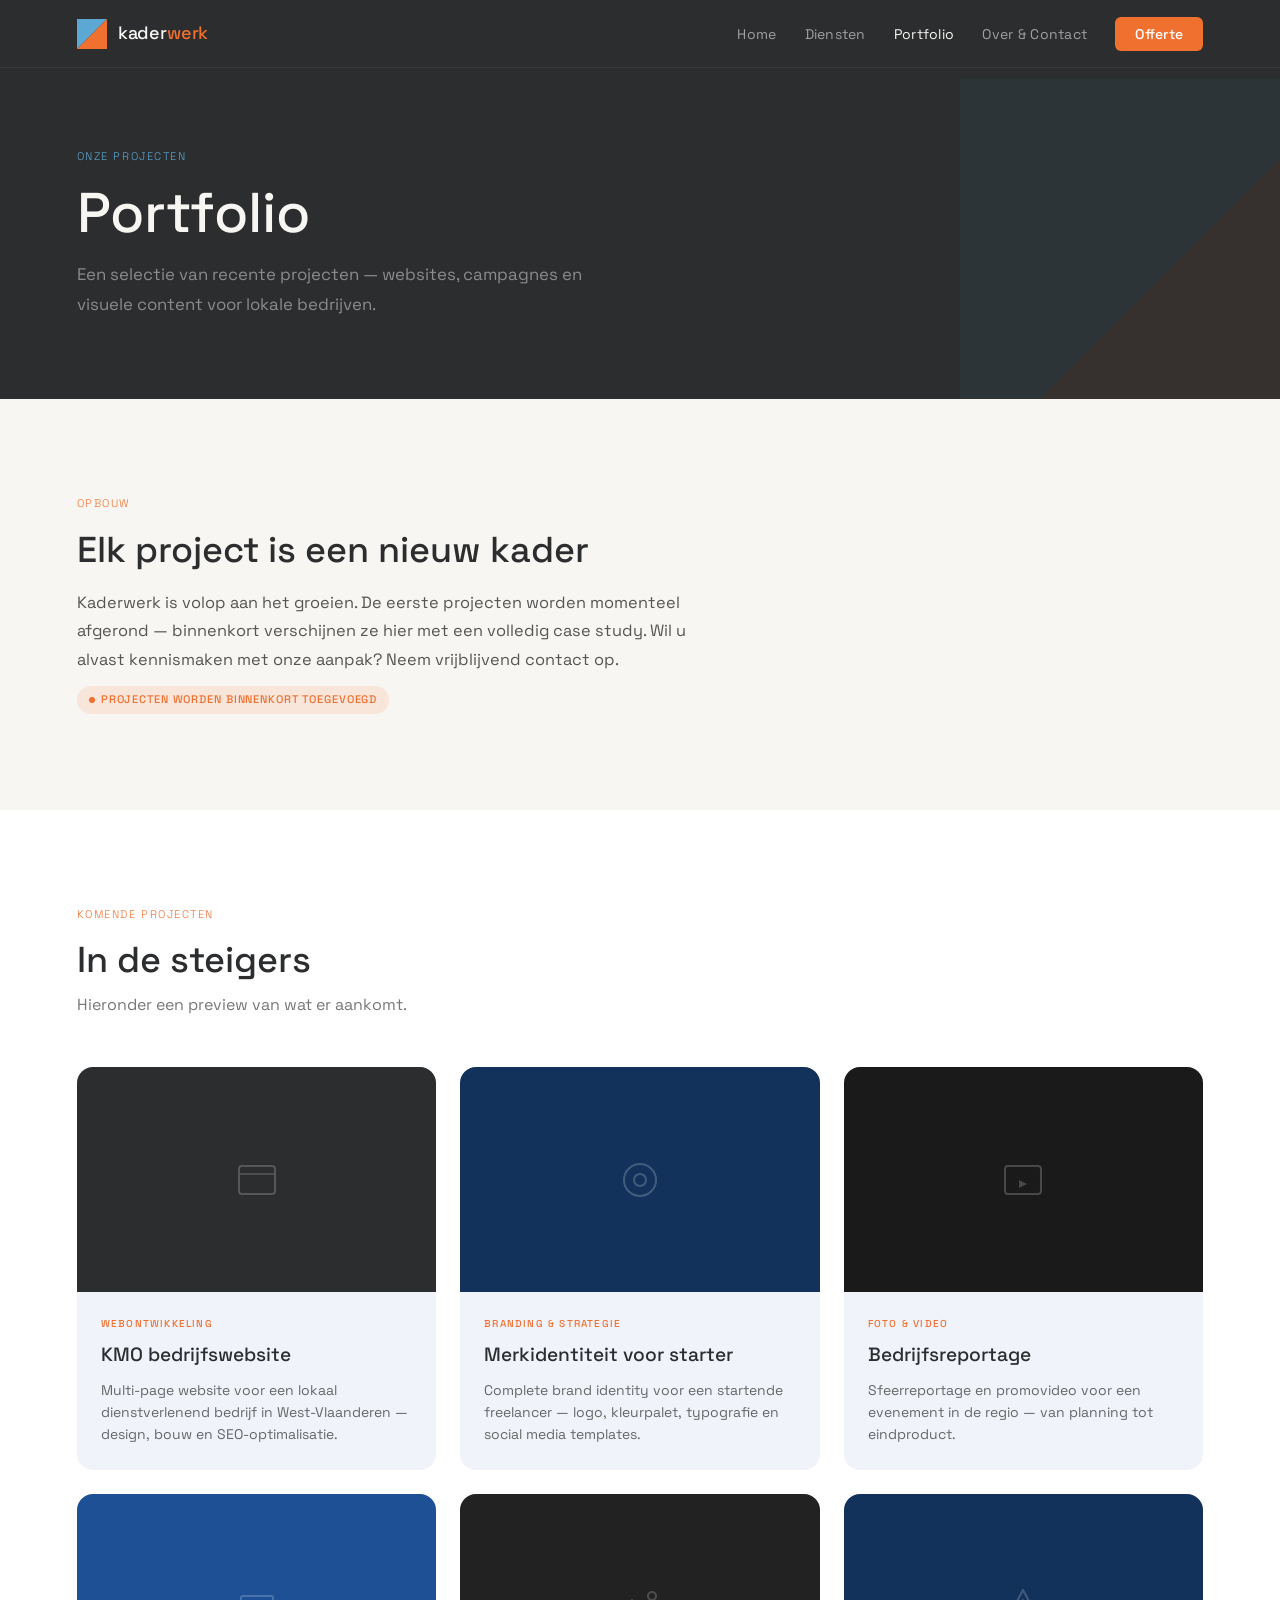
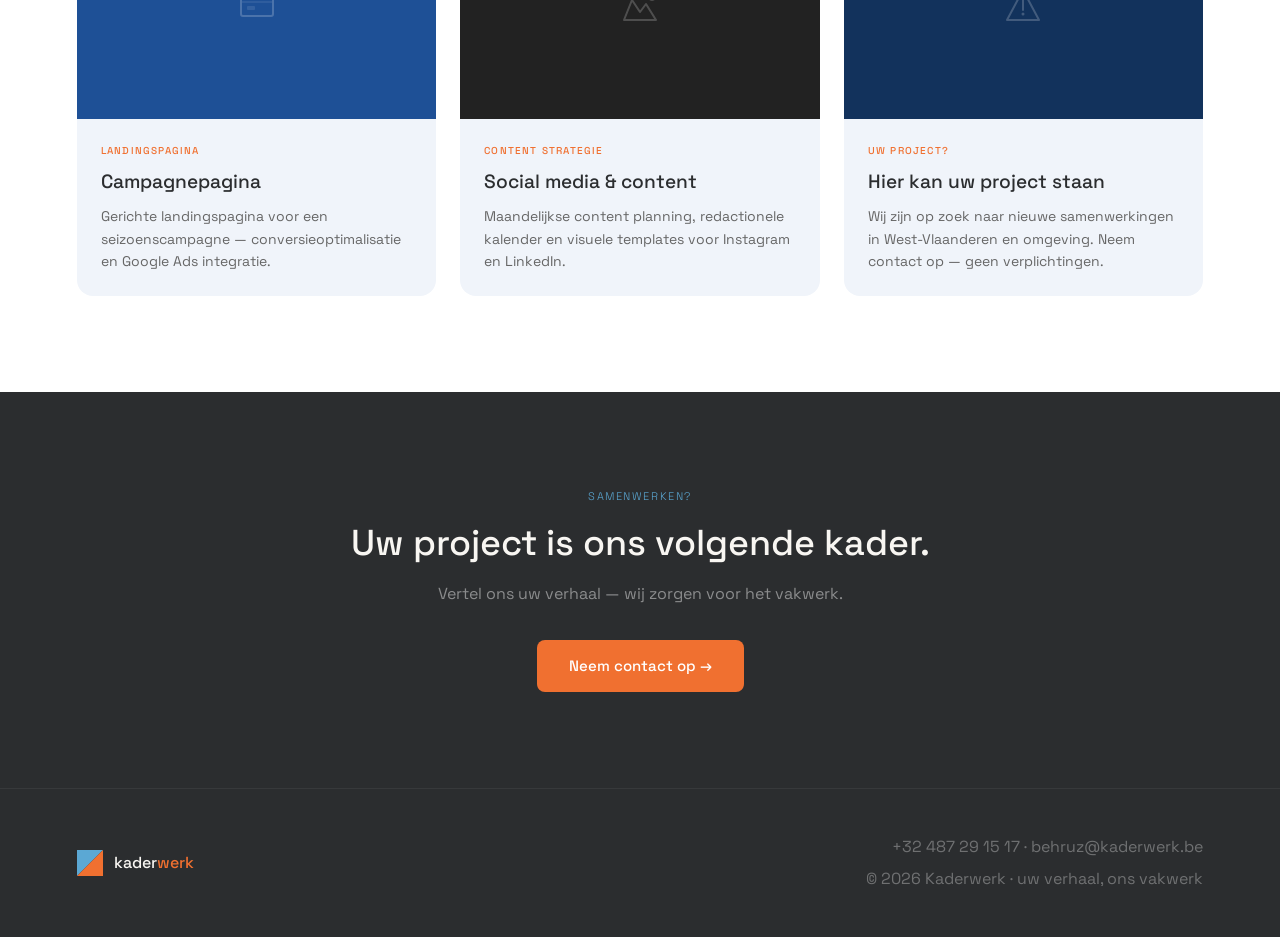
<file: PORTFO~1.HTM>
<!DOCTYPE html>
<html lang="nl">
<head>
  <meta charset="UTF-8">
  <meta name="viewport" content="width=device-width, initial-scale=1.0">
  <title>Portfolio — Kaderwerk</title>
  <meta name="description" content="Portfolio van Kaderwerk — projecten in webontwikkeling, digitale strategie en visuele content.">
  <link rel="stylesheet" href="style.css">
  <style>
    /* ── Portfolio grid ────────────────────────────────── */
    .portfolio-grid {
      display: grid;
      grid-template-columns: repeat(auto-fit, minmax(320px, 1fr));
      gap: 24px;
      margin-top: 48px;
    }

    .project-card {
      border-radius: 16px;
      overflow: hidden;
      background: var(--light);
      transition: transform .25s, box-shadow .25s;
    }
    .project-card:hover {
      transform: translateY(-4px);
      box-shadow: 0 16px 40px rgba(0,0,0,.1);
    }

    .project-thumb {
      aspect-ratio: 16/10;
      display: flex;
      align-items: center;
      justify-content: center;
      font-size: 13px;
      font-weight: 500;
      letter-spacing: .06em;
      text-transform: uppercase;
    }
    .project-thumb.t1 { background: var(--anthracite); color: rgba(255,255,255,.2); }
    .project-thumb.t2 { background: var(--marine); color: rgba(255,255,255,.2); }
    .project-thumb.t3 { background: #1a1a1a; color: rgba(255,255,255,.2); }
    .project-thumb.t4 { background: var(--cobalt); color: rgba(255,255,255,.2); }
    .project-thumb.t5 { background: #222; color: rgba(255,255,255,.2); }
    .project-thumb.t6 { background: var(--marine); color: rgba(255,255,255,.2); }

    .project-info { padding: 24px; }
    .project-tag {
      font-size: 10px;
      font-weight: 500;
      letter-spacing: .12em;
      text-transform: uppercase;
      color: var(--orange);
      margin-bottom: 8px;
      display: block;
    }
    .project-info h3 { margin-bottom: 8px; }
    .project-info p { font-size: 14px; color: #666; line-height: 1.6; }

    /* ── Coming soon badge ─────────────────────────────── */
    .coming-soon-badge {
      display: inline-flex;
      align-items: center;
      gap: 6px;
      background: rgba(240,112,48,.12);
      color: var(--orange);
      font-size: 11px;
      font-weight: 500;
      letter-spacing: .08em;
      text-transform: uppercase;
      padding: 5px 12px;
      border-radius: 20px;
      margin-top: 12px;
    }
    .coming-soon-badge::before {
      content: '';
      width: 6px; height: 6px;
      border-radius: 50%;
      background: var(--orange);
      animation: pulse 1.6s ease infinite;
    }
    @keyframes pulse {
      0%, 100% { opacity: 1; }
      50% { opacity: .3; }
    }

    /* ── Intro strip ───────────────────────────────────── */
    .portfolio-intro { background: var(--warm); }
    .portfolio-intro-inner { max-width: 640px; }
    .portfolio-intro h2 { margin-bottom: 16px; }
    .portfolio-intro p { color: #555; font-size: 1.02rem; }

    /* ── CTA ───────────────────────────────────────────── */
    .portfolio-cta { background: var(--anthracite); text-align: center; }
    .portfolio-cta h2 { color: var(--warm); margin-bottom: 14px; }
    .portfolio-cta p { color: rgba(255,255,255,.45); margin-bottom: 32px; }

    .project-thumb svg { opacity: .2; }
  </style>
</head>
<body>

<!-- ═══ NAV ═══════════════════════════════════════════════ -->
<nav>
  <a href="index.html" class="nav-logo">
    <svg width="30" height="30" viewBox="0 0 30 30" fill="none">
      <polygon points="0,0 30,0 0,30" fill="#5BA8D4"/>
      <polygon points="30,0 30,30 0,30" fill="#F07030"/>
    </svg>
    <span class="nav-wordmark">kader<span>werk</span></span>
  </a>
  <ul class="nav-links" id="nav-links">
    <li><a href="index.html">Home</a></li>
    <li><a href="diensten.html">Diensten</a></li>
    <li><a href="portfolio.html" class="active">Portfolio</a></li>
    <li><a href="over-contact.html">Over & Contact</a></li>
    <li><a href="over-contact.html#contact" class="nav-cta">Offerte</a></li>
  </ul>
  <button class="nav-toggle" id="nav-toggle" aria-label="Menu">
    <span></span><span></span><span></span>
  </button>
</nav>

<!-- ═══ PAGE HEADER ════════════════════════════════════════ -->
<div class="page-header">
  <svg class="page-header-deco" width="400" height="400" viewBox="0 0 400 400">
    <polygon points="0,0 400,0 0,400" fill="#5BA8D4"/>
    <polygon points="400,0 400,400 0,400" fill="#F07030"/>
  </svg>
  <span class="label label-ice">Onze projecten</span>
  <h1>Portfolio</h1>
  <p>Een selectie van recente projecten — websites, campagnes en visuele content voor lokale bedrijven.</p>
</div>

<!-- ═══ INTRO STRIP ════════════════════════════════════════ -->
<section class="portfolio-intro">
  <div class="portfolio-intro-inner reveal-left">
    <span class="label">Opbouw</span>
    <h2>Elk project is een nieuw kader</h2>
    <p>Kaderwerk is volop aan het groeien. De eerste projecten worden momenteel afgerond — binnenkort verschijnen ze hier met een volledig case study. Wil u alvast kennismaken met onze aanpak? Neem vrijblijvend contact op.</p>
    <span class="coming-soon-badge">Projecten worden binnenkort toegevoegd</span>
  </div>
</section>

<!-- ═══ PLACEHOLDER GRID ═══════════════════════════════════ -->
<section style="background:var(--white);">
  <span class="label">Komende projecten</span>
  <h2>In de steigers</h2>
  <p style="color:#777;margin-top:8px">Hieronder een preview van wat er aankomt.</p>

  <div class="portfolio-grid stagger">

    <div class="project-card reveal">
      <div class="project-thumb t1">
        <svg width="48" height="48" viewBox="0 0 48 48" fill="none">
          <rect x="6" y="10" width="36" height="28" rx="3" stroke="white" stroke-width="2"/>
          <path d="M6 18h36" stroke="white" stroke-width="1.5"/>
        </svg>
      </div>
      <div class="project-info">
        <span class="project-tag">Webontwikkeling</span>
        <h3>KMO bedrijfswebsite</h3>
        <p>Multi-page website voor een lokaal dienstverlenend bedrijf in West-Vlaanderen — design, bouw en SEO-optimalisatie.</p>
      </div>
    </div>

    <div class="project-card reveal">
      <div class="project-thumb t2">
        <svg width="48" height="48" viewBox="0 0 48 48" fill="none">
          <circle cx="24" cy="24" r="16" stroke="white" stroke-width="2"/>
          <circle cx="24" cy="24" r="6" stroke="white" stroke-width="2"/>
        </svg>
      </div>
      <div class="project-info">
        <span class="project-tag">Branding & Strategie</span>
        <h3>Merkidentiteit voor starter</h3>
        <p>Complete brand identity voor een startende freelancer — logo, kleurpalet, typografie en social media templates.</p>
      </div>
    </div>

    <div class="project-card reveal">
      <div class="project-thumb t3">
        <svg width="48" height="48" viewBox="0 0 48 48" fill="none">
          <rect x="6" y="10" width="36" height="28" rx="3" stroke="white" stroke-width="2"/>
          <path d="M20 24l8 4-8 4V24z" fill="white"/>
        </svg>
      </div>
      <div class="project-info">
        <span class="project-tag">Foto & Video</span>
        <h3>Bedrijfsreportage</h3>
        <p>Sfeerreportage en promovideo voor een evenement in de regio — van planning tot eindproduct.</p>
      </div>
    </div>

    <div class="project-card reveal">
      <div class="project-thumb t4">
        <svg width="48" height="48" viewBox="0 0 48 48" fill="none">
          <rect x="8" y="14" width="32" height="20" rx="2" stroke="white" stroke-width="2"/>
          <path d="M8 20h32" stroke="white" stroke-width="1.5" opacity=".5"/>
          <rect x="14" y="24" width="8" height="4" rx="1" fill="white" opacity=".5"/>
        </svg>
      </div>
      <div class="project-info">
        <span class="project-tag">Landingspagina</span>
        <h3>Campagnepagina</h3>
        <p>Gerichte landingspagina voor een seizoenscampagne — conversieoptimalisatie en Google Ads integratie.</p>
      </div>
    </div>

    <div class="project-card reveal">
      <div class="project-thumb t5">
        <svg width="48" height="48" viewBox="0 0 48 48" fill="none">
          <path d="M8 38L16 18l8 12 6-8 10 16H8z" stroke="white" stroke-width="2" stroke-linejoin="round"/>
          <circle cx="36" cy="14" r="4" stroke="white" stroke-width="2"/>
        </svg>
      </div>
      <div class="project-info">
        <span class="project-tag">Content strategie</span>
        <h3>Social media & content</h3>
        <p>Maandelijkse content planning, redactionele kalender en visuele templates voor Instagram en LinkedIn.</p>
      </div>
    </div>

    <div class="project-card reveal">
      <div class="project-thumb t6">
        <svg width="48" height="48" viewBox="0 0 48 48" fill="none">
          <polygon points="24,8 40,38 8,38" stroke="white" stroke-width="2" stroke-linejoin="round"/>
          <line x1="24" y1="18" x2="24" y2="28" stroke="white" stroke-width="2" stroke-linecap="round"/>
          <circle cx="24" cy="32" r="1.5" fill="white"/>
        </svg>
      </div>
      <div class="project-info">
        <span class="project-tag">Uw project?</span>
        <h3>Hier kan uw project staan</h3>
        <p>Wij zijn op zoek naar nieuwe samenwerkingen in West-Vlaanderen en omgeving. Neem contact op — geen verplichtingen.</p>
      </div>
    </div>

  </div>
</section>

<!-- ═══ CTA ════════════════════════════════════════════════ -->
<section class="portfolio-cta">
  <span class="label label-ice">Samenwerken?</span>
  <h2>Uw project is ons volgende kader.</h2>
  <p>Vertel ons uw verhaal — wij zorgen voor het vakwerk.</p>
  <a href="over-contact.html#contact" class="btn btn-primary">Neem contact op →</a>
</section>

<!-- ═══ FOOTER ════════════════════════════════════════════ -->
<footer>
  <a href="index.html" class="footer-logo">
    <svg width="26" height="26" viewBox="0 0 26 26" fill="none">
      <polygon points="0,0 26,0 0,26" fill="#5BA8D4"/>
      <polygon points="26,0 26,26 0,26" fill="#F07030"/>
    </svg>
    <span class="footer-wordmark">kader<span>werk</span></span>
  </a>
  <div class="footer-right">
    <p>+32 487 29 15 17 · behruz@kaderwerk.be</p>
    <p style="margin-top:4px">© 2026 Kaderwerk · uw verhaal, ons vakwerk</p>
  </div>
</footer>

<script>
  const toggle = document.getElementById('nav-toggle');
  const links  = document.getElementById('nav-links');
  toggle.addEventListener('click', () => links.classList.toggle('open'));
</script>
<script src="scroll.js"></script>
</body>
</html>
</file>
<file: style.css>
@import url('https://fonts.googleapis.com/css2?family=Space+Grotesk:wght@300;400;500&display=swap');

:root {
  --anthracite: #2B2D2F;
  --marine:     #12325C;
  --cobalt:     #1E5096;
  --ice:        #5BA8D4;
  --orange:     #F07030;
  --light:      #F0F4FA;
  --warm:       #F8F6F2;
  --white:      #ffffff;
}

/* ─── Reset ─────────────────────────────────────────── */
*, *::before, *::after { box-sizing: border-box; margin: 0; padding: 0; }
html { scroll-behavior: smooth; }
body {
  font-family: 'Space Grotesk', Arial, Helvetica, sans-serif;
  color: var(--anthracite);
  background: var(--white);
  line-height: 1.6;
  -webkit-font-smoothing: antialiased;
}
a { text-decoration: none; color: inherit; }
ul { list-style: none; }
img { display: block; max-width: 100%; }

/* ─── Typography ─────────────────────────────────────── */
h1 { font-size: clamp(2rem, 5vw, 3.5rem); font-weight: 500; line-height: 1.12; }
h2 { font-size: clamp(1.5rem, 3vw, 2.25rem); font-weight: 500; line-height: 1.22; }
h3 { font-size: 1.2rem; font-weight: 500; }
p  { font-size: 1rem; line-height: 1.75; }

/* ─── Navigation ─────────────────────────────────────── */
nav {
  position: fixed;
  top: 0; left: 0; right: 0;
  z-index: 100;
  background: var(--anthracite);
  height: 68px;
  padding: 0 6%;
  display: flex;
  align-items: center;
  justify-content: space-between;
  border-bottom: 1px solid rgba(255,255,255,.06);
}

.nav-logo { display: flex; align-items: center; gap: 11px; }
.nav-wordmark { font-size: 18px; font-weight: 500; color: var(--warm); letter-spacing: -0.01em; }
.nav-wordmark span { color: var(--orange); }

.nav-links { display: flex; align-items: center; gap: 28px; }
.nav-links a {
  font-size: 14px;
  font-weight: 400;
  color: rgba(255,255,255,.55);
  letter-spacing: .02em;
  transition: color .2s;
}
.nav-links a:hover, .nav-links a.active { color: var(--warm); }

.nav-cta {
  background: var(--orange) !important;
  color: var(--white) !important;
  font-weight: 500 !important;
  padding: 8px 20px;
  border-radius: 6px;
  transition: background .2s !important;
}
.nav-cta:hover { background: #d95f20 !important; }

.nav-toggle { display: none; flex-direction: column; gap: 5px; cursor: pointer; padding: 4px; }
.nav-toggle span { display: block; width: 22px; height: 2px; background: var(--warm); border-radius: 2px; }

/* ─── Buttons ────────────────────────────────────────── */
.btn {
  display: inline-block;
  padding: 14px 32px;
  border-radius: 8px;
  font-family: inherit;
  font-size: 15px;
  font-weight: 500;
  cursor: pointer;
  border: none;
  transition: all .2s;
}
.btn-primary { background: var(--orange); color: var(--white); }
.btn-primary:hover { background: #d95f20; }
.btn-secondary { background: transparent; color: var(--warm); border: 1px solid rgba(255,255,255,.25); }
.btn-secondary:hover { border-color: var(--warm); }
.btn-outline { background: transparent; color: var(--anthracite); border: 1.5px solid var(--anthracite); }
.btn-outline:hover { background: var(--anthracite); color: var(--white); }
.btn-white { background: var(--white); color: var(--orange); }
.btn-white:hover { background: var(--warm); }

/* ─── Section ────────────────────────────────────────── */
section { padding: 96px 6%; }

.label {
  display: block;
  font-size: 11px;
  font-weight: 300;
  letter-spacing: .14em;
  text-transform: uppercase;
  color: var(--orange);
  margin-bottom: 16px;
}
.label-ice { color: var(--ice); }

/* ─── Page header ────────────────────────────────────── */
.page-header {
  background: var(--anthracite);
  padding: 148px 6% 80px;
  position: relative;
  overflow: hidden;
}
.page-header h1 { color: var(--warm); }
.page-header p  { color: rgba(255,255,255,.45); margin-top: 16px; max-width: 520px; font-size: 1.05rem; }
.page-header-deco {
  position: absolute;
  right: -80px;
  bottom: -80px;
  opacity: .055;
  pointer-events: none;
}

/* ─── Cards ──────────────────────────────────────────── */
.cards {
  display: grid;
  grid-template-columns: repeat(auto-fit, minmax(270px, 1fr));
  gap: 22px;
  margin-top: 48px;
}
.card { background: var(--light); border-radius: 16px; padding: 36px 30px; }
.card-icon {
  width: 48px;
  height: 48px;
  background: var(--anthracite);
  border-radius: 12px;
  display: flex;
  align-items: center;
  justify-content: center;
  margin-bottom: 24px;
}
.card h3 { margin-bottom: 10px; }
.card p { font-size: 14.5px; color: #5a5a5a; }

.card-dark { background: var(--marine); }
.card-dark h3 { color: var(--warm); }
.card-dark p  { color: rgba(255,255,255,.45); }

/* ─── Steps ──────────────────────────────────────────── */
.steps {
  display: grid;
  grid-template-columns: repeat(auto-fit, minmax(220px, 1fr));
  gap: 32px;
  margin-top: 48px;
}
.step-num { font-size: 2.4rem; font-weight: 500; color: var(--orange); margin-bottom: 14px; line-height: 1; }
.step h3 { margin-bottom: 8px; }
.step p  { font-size: 14.5px; color: #666; }

/* ─── Feature list ───────────────────────────────────── */
.feature-list { margin-top: 16px; }
.feature-list li {
  font-size: 14px;
  color: rgba(255,255,255,.5);
  padding: 5px 0;
  padding-left: 16px;
  position: relative;
}
.feature-list li::before {
  content: '—';
  position: absolute;
  left: 0;
  color: var(--orange);
}

/* ─── Footer ─────────────────────────────────────────── */
footer {
  background: var(--anthracite);
  padding: 44px 6%;
  display: flex;
  align-items: center;
  justify-content: space-between;
  gap: 20px;
  border-top: 1px solid rgba(255,255,255,.06);
}
.footer-logo { display: flex; align-items: center; gap: 11px; }
.footer-wordmark { font-size: 16px; font-weight: 500; color: var(--warm); }
.footer-wordmark span { color: var(--orange); }
.footer-right { font-size: 13px; color: rgba(255,255,255,.32); text-align: right; line-height: 1.6; }

/* ─── Contact form ───────────────────────────────────── */
.contact-form { max-width: 580px; }
.form-row { display: grid; grid-template-columns: 1fr 1fr; gap: 16px; }
.form-group { display: flex; flex-direction: column; gap: 6px; margin-bottom: 16px; }
.form-group label { font-size: 13px; font-weight: 500; color: var(--anthracite); }
.form-group input,
.form-group textarea,
.form-group select {
  font-family: inherit;
  font-size: 15px;
  color: var(--anthracite);
  background: var(--white);
  border: 1.5px solid #dce2ea;
  border-radius: 8px;
  padding: 12px 16px;
  outline: none;
  transition: border-color .2s;
  width: 100%;
}
.form-group input:focus,
.form-group textarea:focus,
.form-group select:focus { border-color: var(--ice); }
.form-group textarea { resize: vertical; min-height: 120px; }

/* ─── Responsive ─────────────────────────────────────── */
@media (max-width: 768px) {
  nav { padding: 0 5%; }
  .nav-links {
    display: none;
    position: absolute;
    top: 68px; left: 0; right: 0;
    background: var(--anthracite);
    flex-direction: column;
    align-items: flex-start;
    gap: 0;
    padding: 8px 0 16px;
    border-bottom: 1px solid rgba(255,255,255,.08);
  }
  .nav-links.open { display: flex; }
  .nav-links li { width: 100%; }
  .nav-links a { display: block; padding: 12px 5%; font-size: 15px; }
  .nav-cta { margin: 6px 5%; display: inline-block !important; }
  .nav-toggle { display: flex; }

  section { padding: 72px 5%; }
  .page-header { padding: 120px 5% 60px; }
  .form-row { grid-template-columns: 1fr; }

  footer { flex-direction: column; text-align: center; }
  .footer-right { text-align: center; }
}

/* stagger delays for grid children */
.stagger > *:nth-child(1) { transition-delay: 0s; }
.stagger > *:nth-child(2) { transition-delay: .1s; }
.stagger > *:nth-child(3) { transition-delay: .2s; }
.stagger > *:nth-child(4) { transition-delay: .3s; }
.stagger > *:nth-child(5) { transition-delay: .4s; }
.stagger > *:nth-child(6) { transition-delay: .5s; }
</file>
